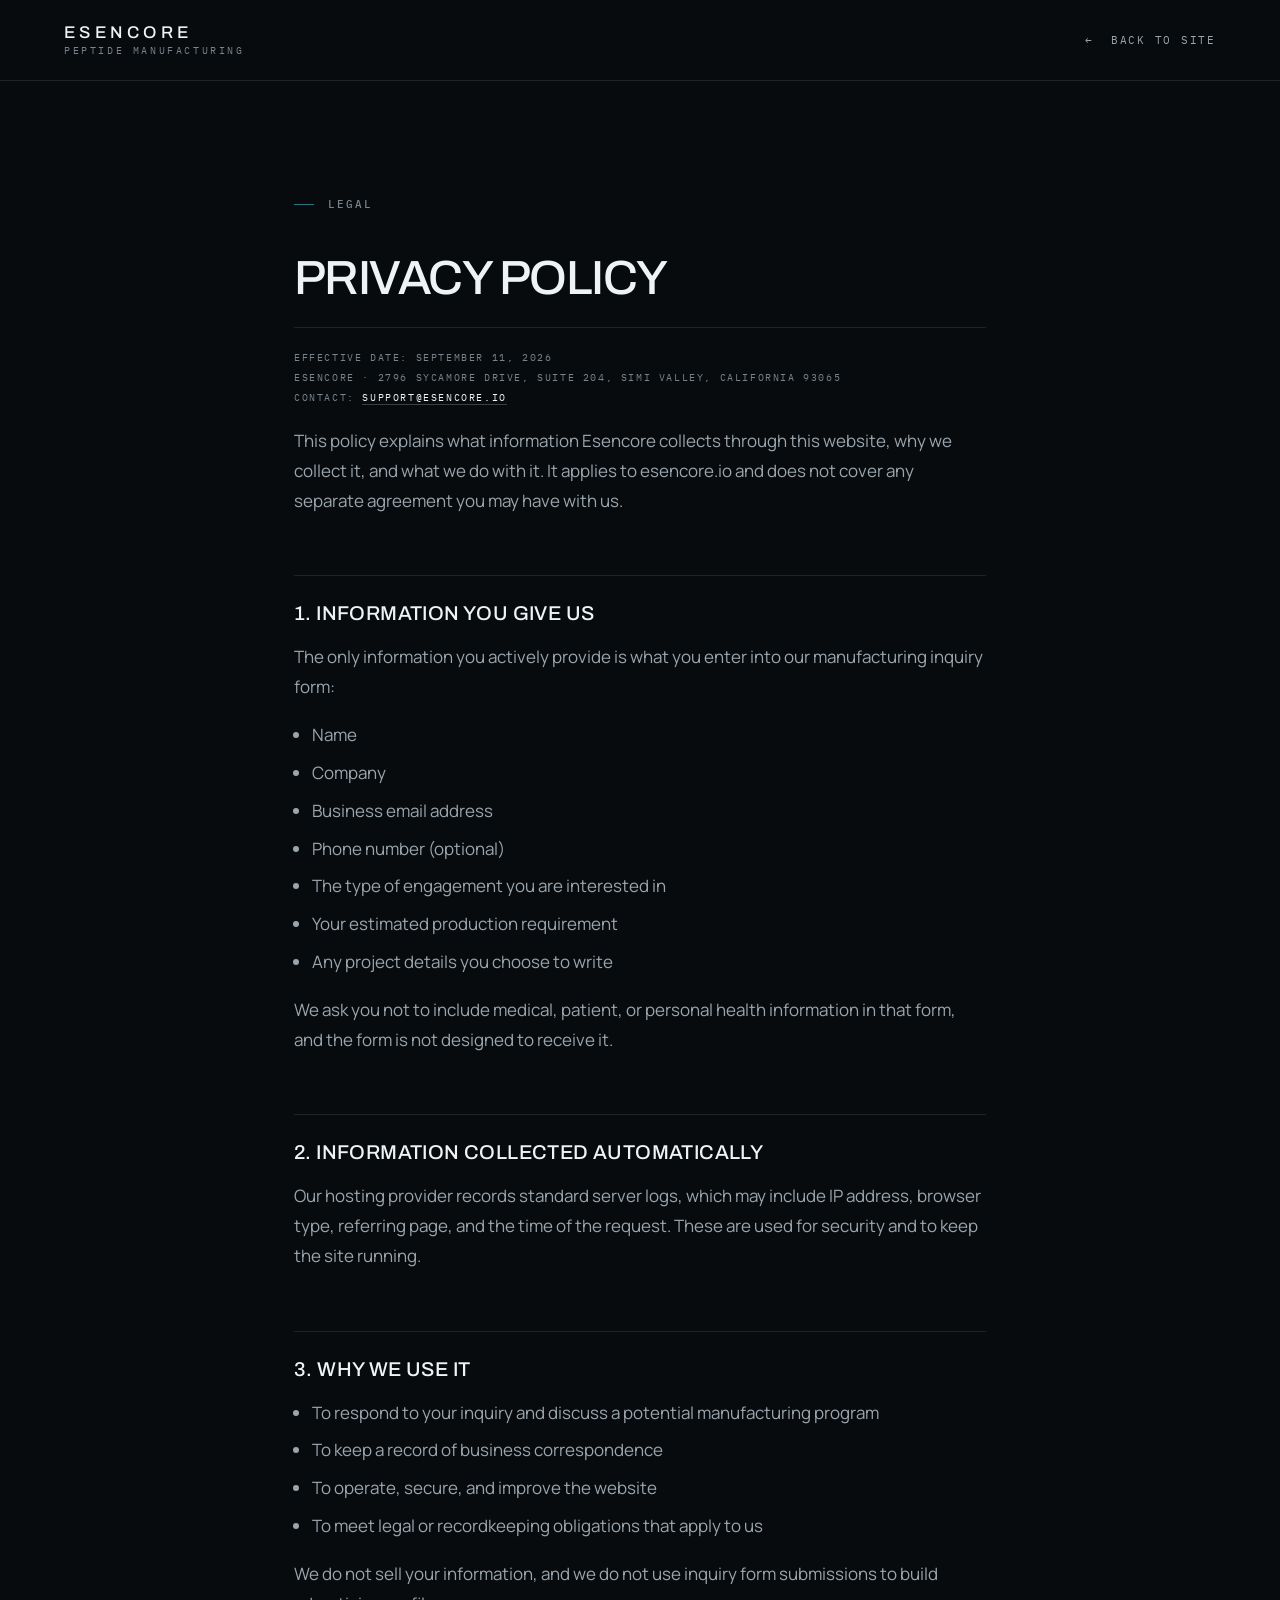
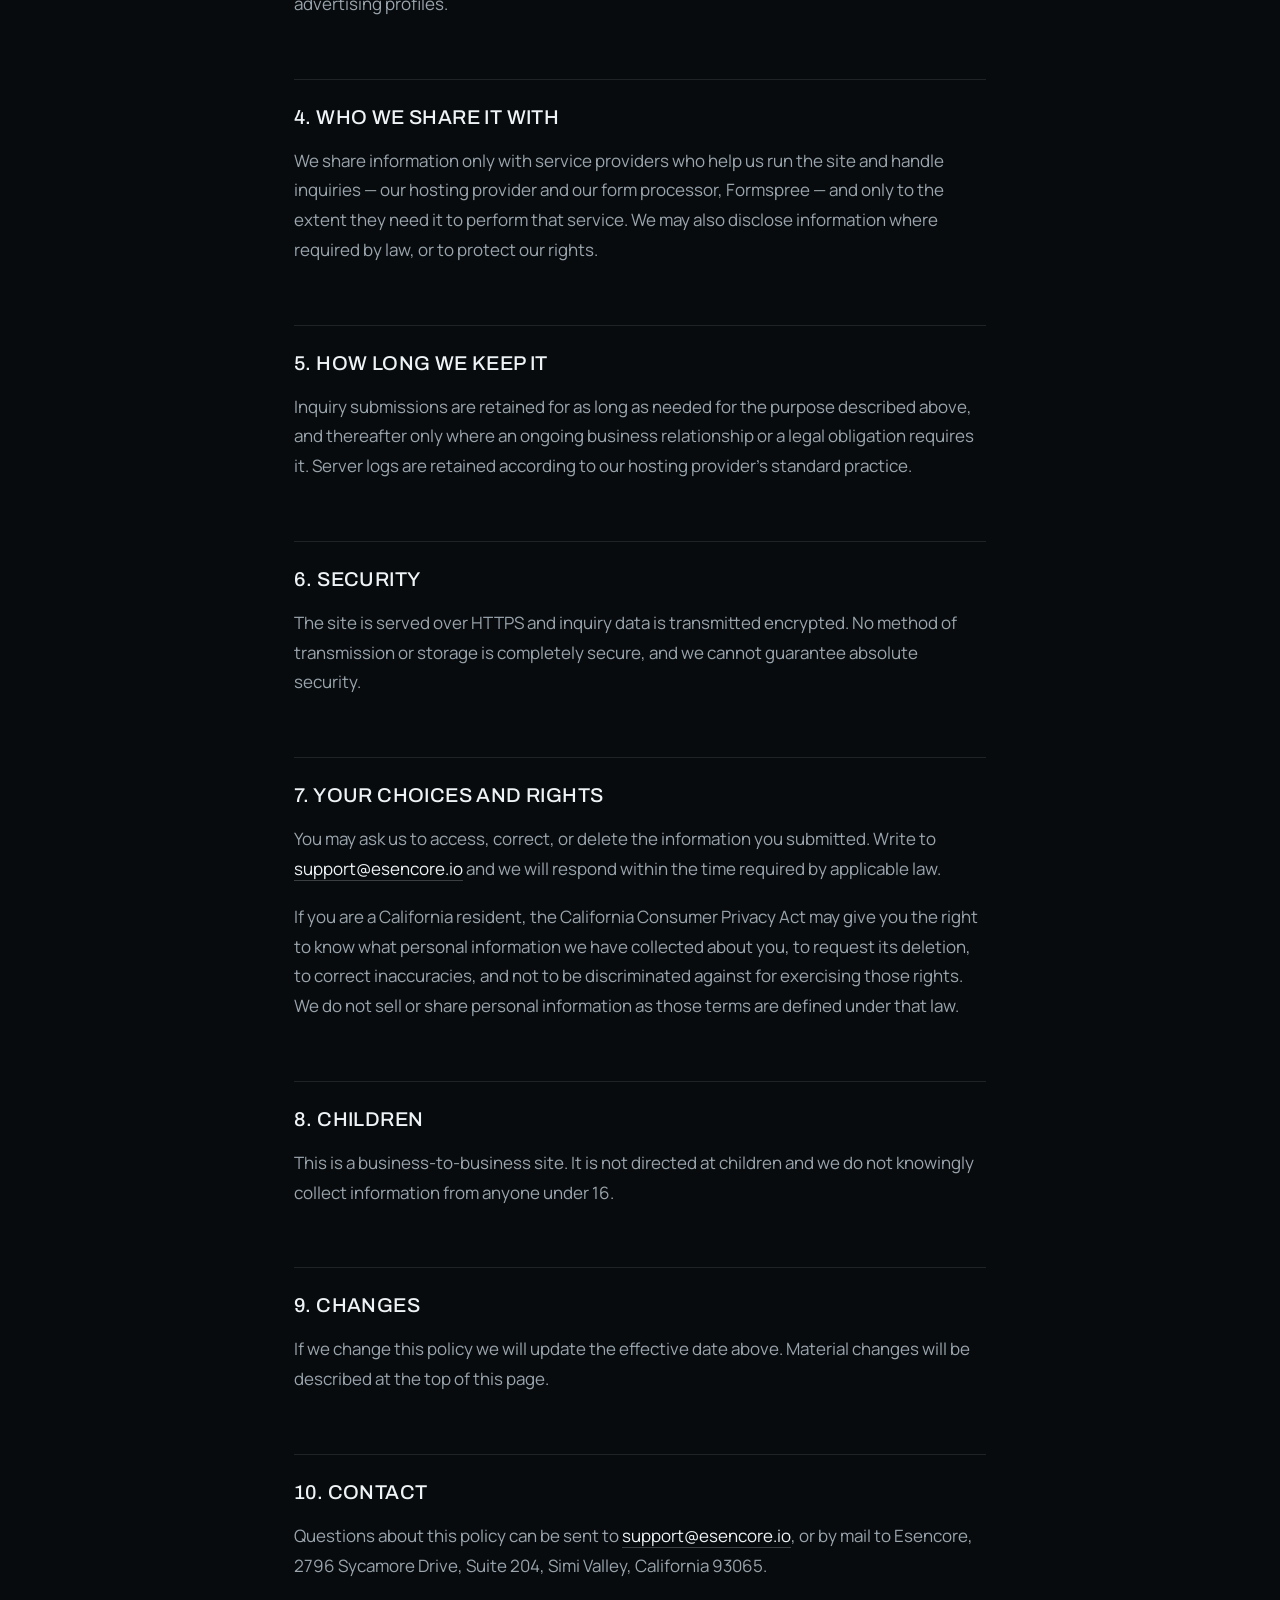
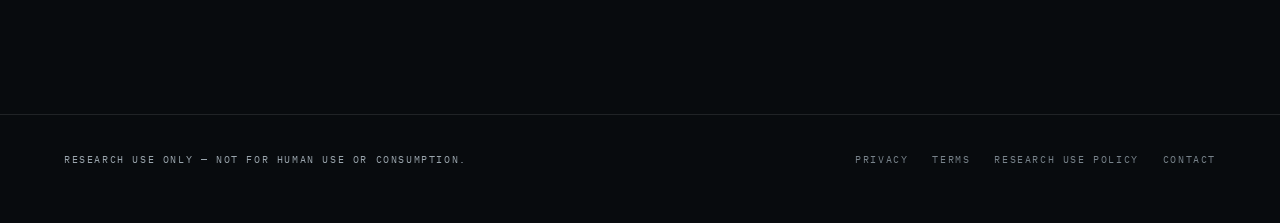
<file: privacy.html>
<!DOCTYPE html>
<html lang="en">
<head>
<meta charset="utf-8">
<meta name="viewport" content="width=device-width, initial-scale=1">
<title>Privacy Policy | Esencore</title>
<meta name="description" content="How Esencore collects, uses and protects information submitted through esencore.io.">
<meta name="theme-color" content="#06080A">
<link rel="canonical" href="https://esencore.io/privacy">
<link rel="icon" href="/favicon.svg" type="image/svg+xml">
<link rel="icon" href="/favicon-32.png" sizes="32x32" type="image/png">
<link rel="apple-touch-icon" href="/apple-touch-icon.png">
<link rel="preconnect" href="https://fonts.googleapis.com">
<link rel="preconnect" href="https://fonts.gstatic.com" crossorigin>
<link rel="stylesheet" href="https://fonts.googleapis.com/css2?family=Archivo:wght@400;500;600&family=Manrope:wght@400;500;600&family=IBM+Plex+Mono:wght@400;500&display=swap">
<link rel="stylesheet" href="/assets/legal.css">
</head>
<body>
<header class="top">
  <div class="wrap">
    <a class="brand" href="/"><b>Esencore</b><i>Peptide Manufacturing</i></a>
    <a class="back" href="/">&#8592;&nbsp; Back to site</a>
  </div>
</header>
<main>
  <div class="wrap">
    <p class="eyebrow">Legal</p>
    <h1>Privacy Policy</h1>
    <p class="meta">
      Effective date: September 11, 2026<br>
      Esencore &middot; 2796 Sycamore Drive, Suite 204, Simi Valley, California 93065<br>
      Contact: <a href="mailto:support@esencore.io">support@esencore.io</a>
    </p>

    <p>This policy explains what information Esencore collects through this website, why we collect it, and what we do with it. It applies to esencore.io and does not cover any separate agreement you may have with us.</p>

    <h2>1. Information you give us</h2>
    <p>The only information you actively provide is what you enter into our manufacturing inquiry form:</p>
    <ul>
      <li>Name</li>
      <li>Company</li>
      <li>Business email address</li>
      <li>Phone number (optional)</li>
      <li>The type of engagement you are interested in</li>
      <li>Your estimated production requirement</li>
      <li>Any project details you choose to write</li>
    </ul>
    <p>We ask you not to include medical, patient, or personal health information in that form, and the form is not designed to receive it.</p>

    <h2>2. Information collected automatically</h2>
    <p>Our hosting provider records standard server logs, which may include IP address, browser type, referring page, and the time of the request. These are used for security and to keep the site running.</p>

    <h2>3. Why we use it</h2>
    <ul>
      <li>To respond to your inquiry and discuss a potential manufacturing program</li>
      <li>To keep a record of business correspondence</li>
      <li>To operate, secure, and improve the website</li>
      <li>To meet legal or recordkeeping obligations that apply to us</li>
    </ul>
    <p>We do not sell your information, and we do not use inquiry form submissions to build advertising profiles.</p>

    <h2>4. Who we share it with</h2>
    <p>We share information only with service providers who help us run the site and handle inquiries &mdash; our hosting provider and our form processor, Formspree &mdash; and only to the extent they need it to perform that service. We may also disclose information where required by law, or to protect our rights.</p>

    <h2>5. How long we keep it</h2>
    <p>Inquiry submissions are retained for as long as needed for the purpose described above, and thereafter only where an ongoing business relationship or a legal obligation requires it. Server logs are retained according to our hosting provider's standard practice.</p>

    <h2>6. Security</h2>
    <p>The site is served over HTTPS and inquiry data is transmitted encrypted. No method of transmission or storage is completely secure, and we cannot guarantee absolute security.</p>

    <h2>7. Your choices and rights</h2>
    <p>You may ask us to access, correct, or delete the information you submitted. Write to <a href="mailto:support@esencore.io">support@esencore.io</a> and we will respond within the time required by applicable law.</p>
    <p>If you are a California resident, the California Consumer Privacy Act may give you the right to know what personal information we have collected about you, to request its deletion, to correct inaccuracies, and not to be discriminated against for exercising those rights. We do not sell or share personal information as those terms are defined under that law.</p>

    <h2>8. Children</h2>
    <p>This is a business-to-business site. It is not directed at children and we do not knowingly collect information from anyone under 16.</p>

    <h2>9. Changes</h2>
    <p>If we change this policy we will update the effective date above. Material changes will be described at the top of this page.</p>

    <h2>10. Contact</h2>
    <p>Questions about this policy can be sent to <a href="mailto:support@esencore.io">support@esencore.io</a>, or by mail to Esencore, 2796 Sycamore Drive, Suite 204, Simi Valley, California 93065.</p>

  </div>
</main>
<footer class="foot">
  <div class="wrap">
    <p>Research Use Only &mdash; Not For Human Use Or Consumption.</p>
    <nav>
      <a href="/privacy">Privacy</a>
      <a href="/terms">Terms</a>
      <a href="/research-use-policy">Research Use Policy</a>
      <a href="/#contact">Contact</a>
    </nav>
  </div>
</footer>
</body>
</html>
</file>
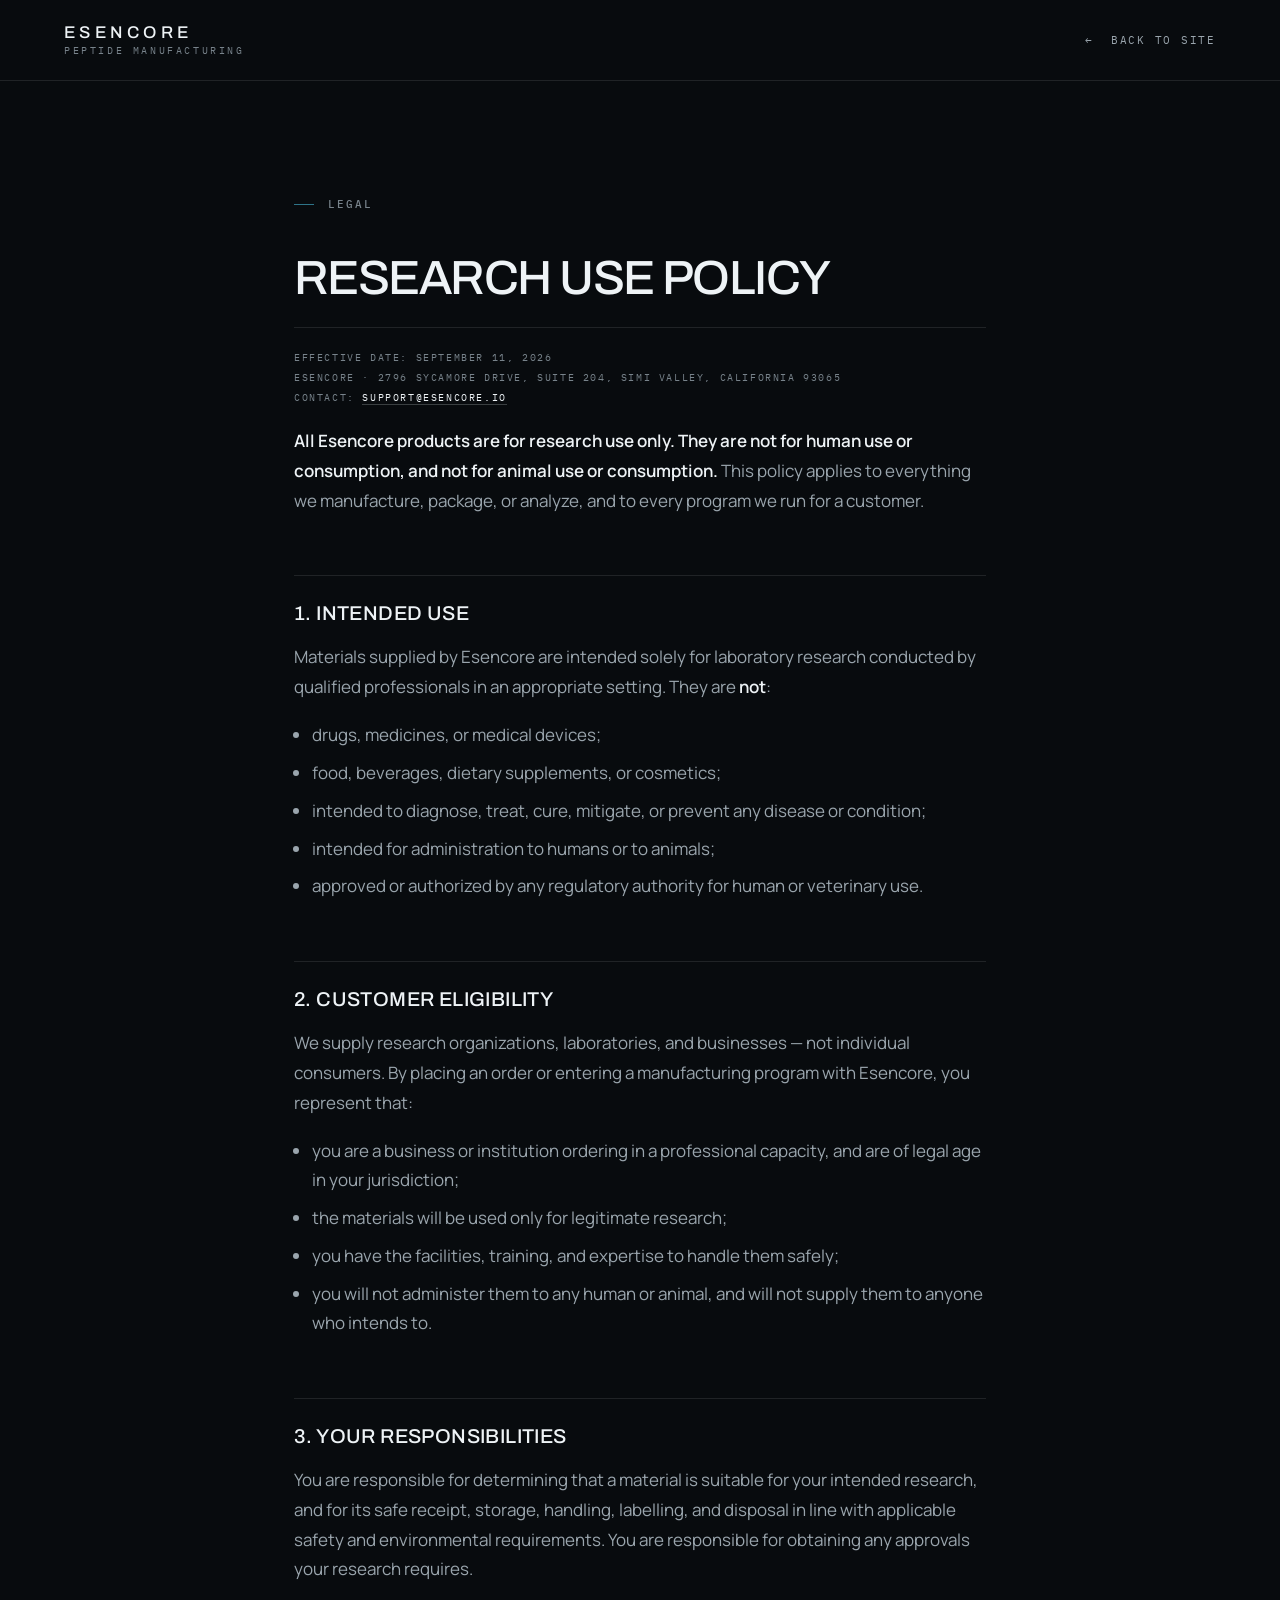
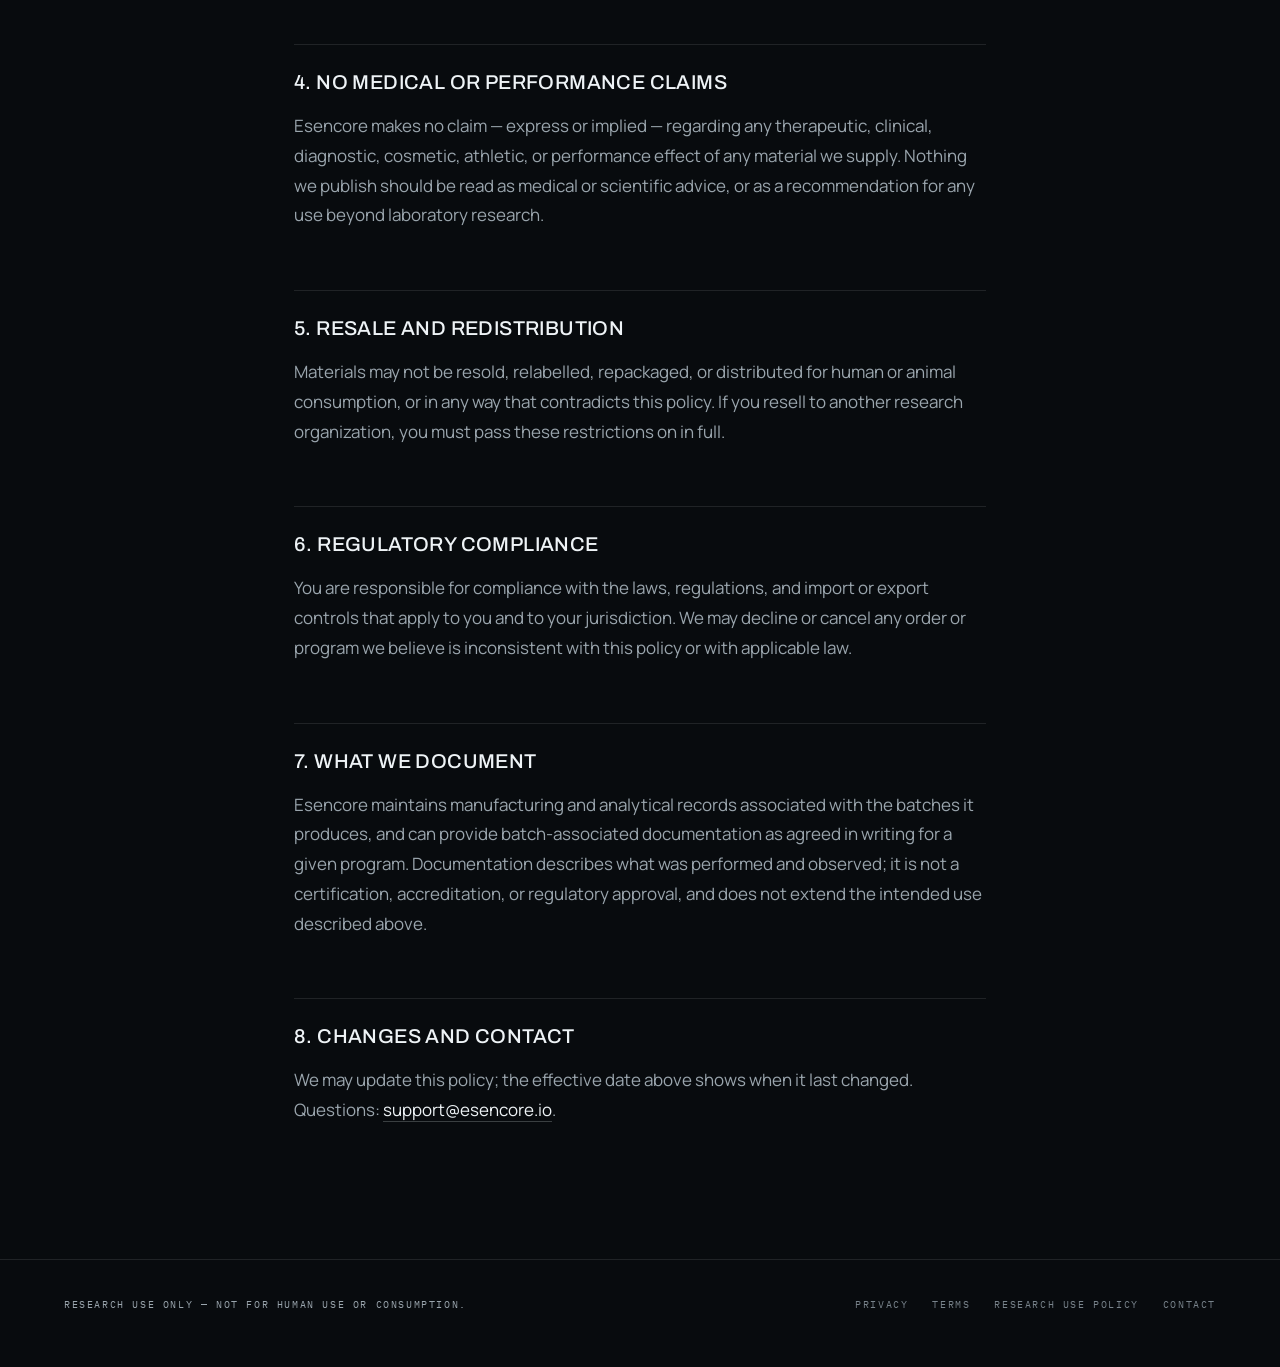
<file: research-use-policy.html>
<!DOCTYPE html>
<html lang="en">
<head>
<meta charset="utf-8">
<meta name="viewport" content="width=device-width, initial-scale=1">
<title>Research Use Policy | Esencore</title>
<meta name="description" content="Esencore materials are for research use only — not for human or animal use or consumption.">
<meta name="theme-color" content="#06080A">
<link rel="canonical" href="https://esencore.io/research-use-policy">
<link rel="icon" href="/favicon.svg" type="image/svg+xml">
<link rel="icon" href="/favicon-32.png" sizes="32x32" type="image/png">
<link rel="apple-touch-icon" href="/apple-touch-icon.png">
<link rel="preconnect" href="https://fonts.googleapis.com">
<link rel="preconnect" href="https://fonts.gstatic.com" crossorigin>
<link rel="stylesheet" href="https://fonts.googleapis.com/css2?family=Archivo:wght@400;500;600&family=Manrope:wght@400;500;600&family=IBM+Plex+Mono:wght@400;500&display=swap">
<link rel="stylesheet" href="/assets/legal.css">
</head>
<body>
<header class="top">
  <div class="wrap">
    <a class="brand" href="/"><b>Esencore</b><i>Peptide Manufacturing</i></a>
    <a class="back" href="/">&#8592;&nbsp; Back to site</a>
  </div>
</header>
<main>
  <div class="wrap">
    <p class="eyebrow">Legal</p>
    <h1>Research Use Policy</h1>
    <p class="meta">
      Effective date: September 11, 2026<br>
      Esencore &middot; 2796 Sycamore Drive, Suite 204, Simi Valley, California 93065<br>
      Contact: <a href="mailto:support@esencore.io">support@esencore.io</a>
    </p>

    <p><strong>All Esencore products are for research use only. They are not for human use or consumption, and not for animal use or consumption.</strong> This policy applies to everything we manufacture, package, or analyze, and to every program we run for a customer.</p>

    <h2>1. Intended use</h2>
    <p>Materials supplied by Esencore are intended solely for laboratory research conducted by qualified professionals in an appropriate setting. They are <strong>not</strong>:</p>
    <ul>
      <li>drugs, medicines, or medical devices;</li>
      <li>food, beverages, dietary supplements, or cosmetics;</li>
      <li>intended to diagnose, treat, cure, mitigate, or prevent any disease or condition;</li>
      <li>intended for administration to humans or to animals;</li>
      <li>approved or authorized by any regulatory authority for human or veterinary use.</li>
    </ul>

    <h2>2. Customer eligibility</h2>
    <p>We supply research organizations, laboratories, and businesses &mdash; not individual consumers. By placing an order or entering a manufacturing program with Esencore, you represent that:</p>
    <ul>
      <li>you are a business or institution ordering in a professional capacity, and are of legal age in your jurisdiction;</li>
      <li>the materials will be used only for legitimate research;</li>
      <li>you have the facilities, training, and expertise to handle them safely;</li>
      <li>you will not administer them to any human or animal, and will not supply them to anyone who intends to.</li>
    </ul>

    <h2>3. Your responsibilities</h2>
    <p>You are responsible for determining that a material is suitable for your intended research, and for its safe receipt, storage, handling, labelling, and disposal in line with applicable safety and environmental requirements. You are responsible for obtaining any approvals your research requires.</p>

    <h2>4. No medical or performance claims</h2>
    <p>Esencore makes no claim &mdash; express or implied &mdash; regarding any therapeutic, clinical, diagnostic, cosmetic, athletic, or performance effect of any material we supply. Nothing we publish should be read as medical or scientific advice, or as a recommendation for any use beyond laboratory research.</p>

    <h2>5. Resale and redistribution</h2>
    <p>Materials may not be resold, relabelled, repackaged, or distributed for human or animal consumption, or in any way that contradicts this policy. If you resell to another research organization, you must pass these restrictions on in full.</p>

    <h2>6. Regulatory compliance</h2>
    <p>You are responsible for compliance with the laws, regulations, and import or export controls that apply to you and to your jurisdiction. We may decline or cancel any order or program we believe is inconsistent with this policy or with applicable law.</p>

    <h2>7. What we document</h2>
    <p>Esencore maintains manufacturing and analytical records associated with the batches it produces, and can provide batch-associated documentation as agreed in writing for a given program. Documentation describes what was performed and observed; it is not a certification, accreditation, or regulatory approval, and does not extend the intended use described above.</p>

    <h2>8. Changes and contact</h2>
    <p>We may update this policy; the effective date above shows when it last changed. Questions: <a href="mailto:support@esencore.io">support@esencore.io</a>.</p>

  </div>
</main>
<footer class="foot">
  <div class="wrap">
    <p>Research Use Only &mdash; Not For Human Use Or Consumption.</p>
    <nav>
      <a href="/privacy">Privacy</a>
      <a href="/terms">Terms</a>
      <a href="/research-use-policy">Research Use Policy</a>
      <a href="/#contact">Contact</a>
    </nav>
  </div>
</footer>
</body>
</html>
</file>
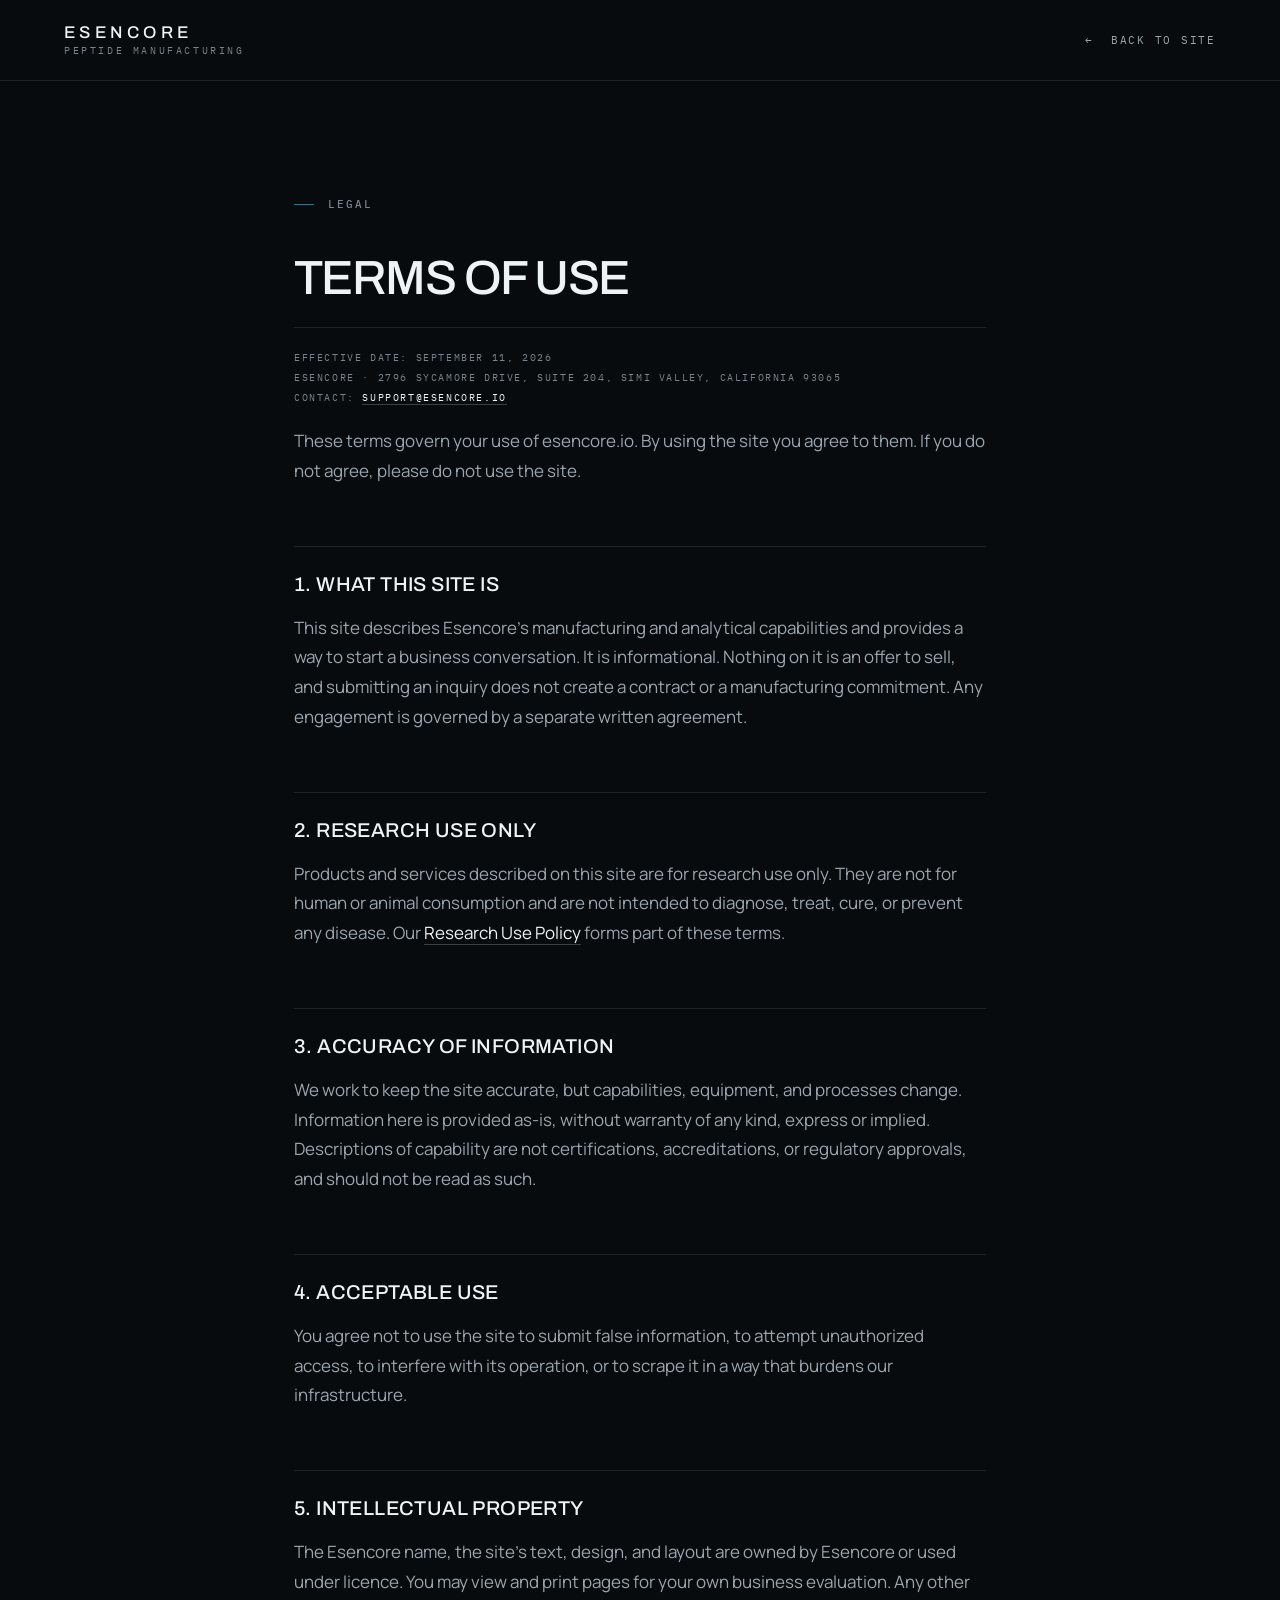
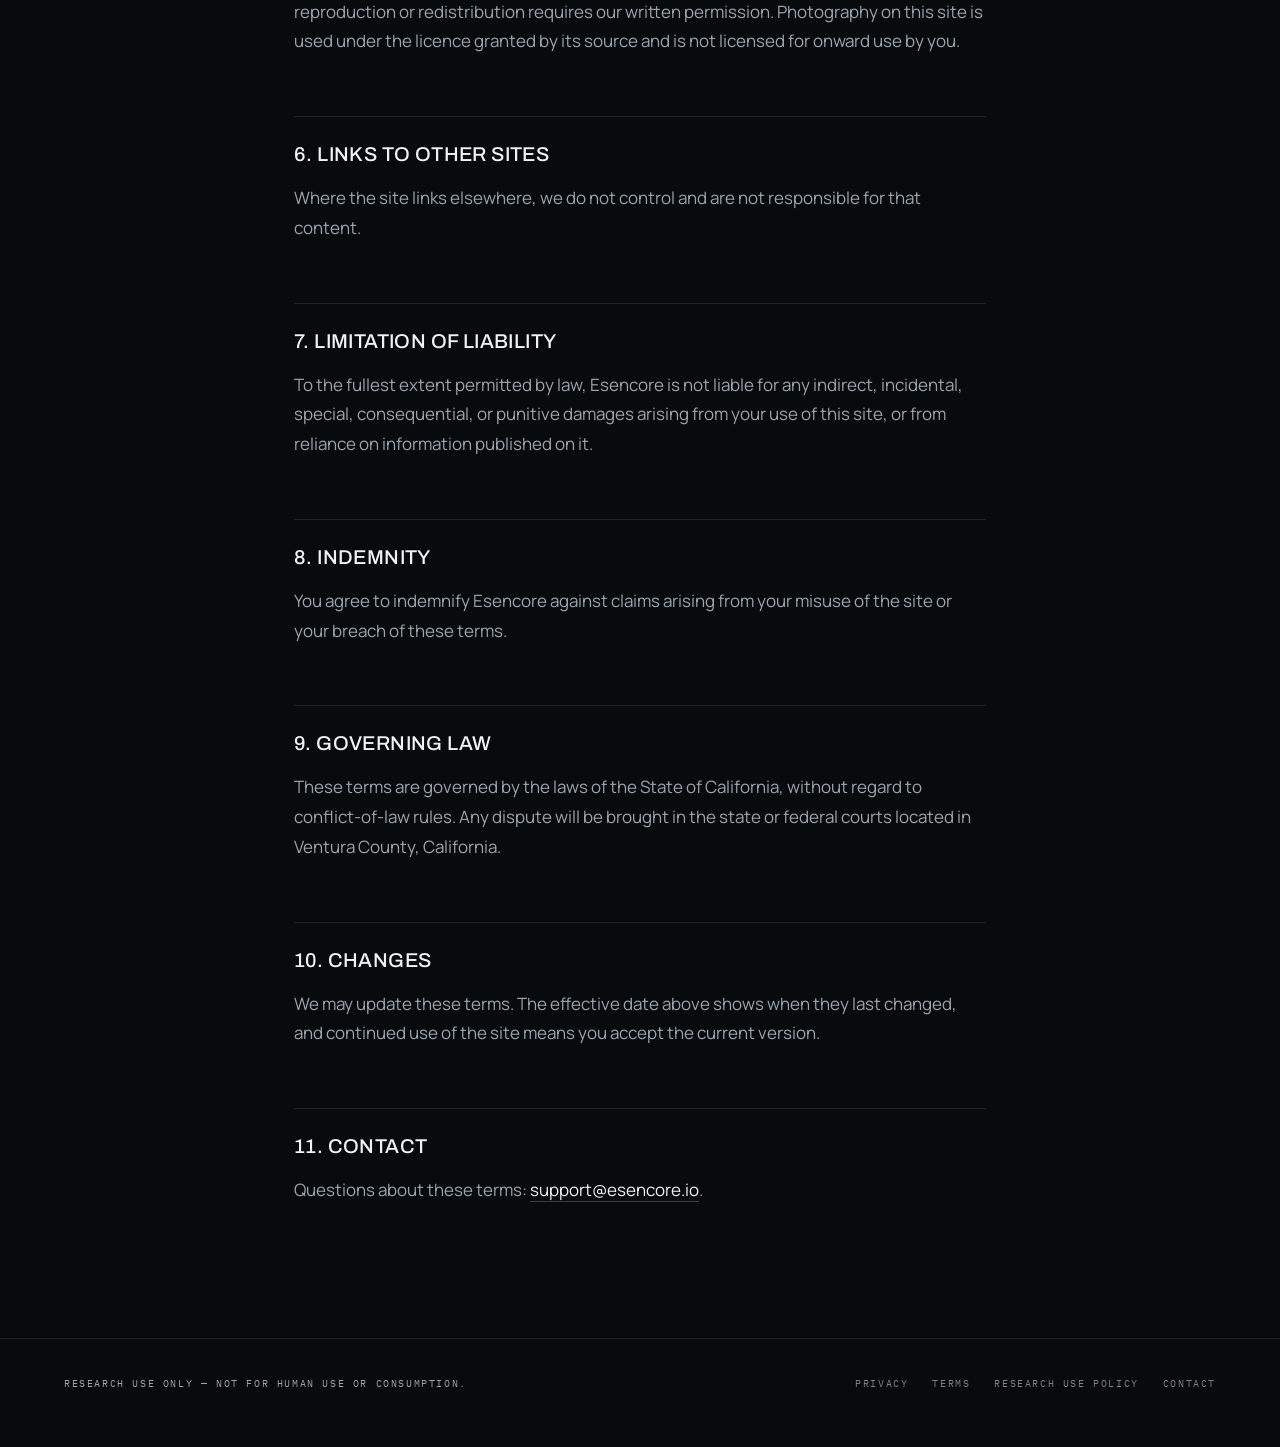
<file: terms.html>
<!DOCTYPE html>
<html lang="en">
<head>
<meta charset="utf-8">
<meta name="viewport" content="width=device-width, initial-scale=1">
<title>Terms of Use | Esencore</title>
<meta name="description" content="The terms governing use of the Esencore website.">
<meta name="theme-color" content="#06080A">
<link rel="canonical" href="https://esencore.io/terms">
<link rel="icon" href="/favicon.svg" type="image/svg+xml">
<link rel="icon" href="/favicon-32.png" sizes="32x32" type="image/png">
<link rel="apple-touch-icon" href="/apple-touch-icon.png">
<link rel="preconnect" href="https://fonts.googleapis.com">
<link rel="preconnect" href="https://fonts.gstatic.com" crossorigin>
<link rel="stylesheet" href="https://fonts.googleapis.com/css2?family=Archivo:wght@400;500;600&family=Manrope:wght@400;500;600&family=IBM+Plex+Mono:wght@400;500&display=swap">
<link rel="stylesheet" href="/assets/legal.css">
</head>
<body>
<header class="top">
  <div class="wrap">
    <a class="brand" href="/"><b>Esencore</b><i>Peptide Manufacturing</i></a>
    <a class="back" href="/">&#8592;&nbsp; Back to site</a>
  </div>
</header>
<main>
  <div class="wrap">
    <p class="eyebrow">Legal</p>
    <h1>Terms of Use</h1>
    <p class="meta">
      Effective date: September 11, 2026<br>
      Esencore &middot; 2796 Sycamore Drive, Suite 204, Simi Valley, California 93065<br>
      Contact: <a href="mailto:support@esencore.io">support@esencore.io</a>
    </p>

    <p>These terms govern your use of esencore.io. By using the site you agree to them. If you do not agree, please do not use the site.</p>

    <h2>1. What this site is</h2>
    <p>This site describes Esencore's manufacturing and analytical capabilities and provides a way to start a business conversation. It is informational. Nothing on it is an offer to sell, and submitting an inquiry does not create a contract or a manufacturing commitment. Any engagement is governed by a separate written agreement.</p>

    <h2>2. Research use only</h2>
    <p>Products and services described on this site are for research use only. They are not for human or animal consumption and are not intended to diagnose, treat, cure, or prevent any disease. Our <a href="/research-use-policy">Research Use Policy</a> forms part of these terms.</p>

    <h2>3. Accuracy of information</h2>
    <p>We work to keep the site accurate, but capabilities, equipment, and processes change. Information here is provided as-is, without warranty of any kind, express or implied. Descriptions of capability are not certifications, accreditations, or regulatory approvals, and should not be read as such.</p>

    <h2>4. Acceptable use</h2>
    <p>You agree not to use the site to submit false information, to attempt unauthorized access, to interfere with its operation, or to scrape it in a way that burdens our infrastructure.</p>

    <h2>5. Intellectual property</h2>
    <p>The Esencore name, the site's text, design, and layout are owned by Esencore or used under licence. You may view and print pages for your own business evaluation. Any other reproduction or redistribution requires our written permission. Photography on this site is used under the licence granted by its source and is not licensed for onward use by you.</p>

    <h2>6. Links to other sites</h2>
    <p>Where the site links elsewhere, we do not control and are not responsible for that content.</p>

    <h2>7. Limitation of liability</h2>
    <p>To the fullest extent permitted by law, Esencore is not liable for any indirect, incidental, special, consequential, or punitive damages arising from your use of this site, or from reliance on information published on it.</p>

    <h2>8. Indemnity</h2>
    <p>You agree to indemnify Esencore against claims arising from your misuse of the site or your breach of these terms.</p>

    <h2>9. Governing law</h2>
    <p>These terms are governed by the laws of the State of California, without regard to conflict-of-law rules. Any dispute will be brought in the state or federal courts located in Ventura County, California.</p>

    <h2>10. Changes</h2>
    <p>We may update these terms. The effective date above shows when they last changed, and continued use of the site means you accept the current version.</p>

    <h2>11. Contact</h2>
    <p>Questions about these terms: <a href="mailto:support@esencore.io">support@esencore.io</a>.</p>

  </div>
</main>
<footer class="foot">
  <div class="wrap">
    <p>Research Use Only &mdash; Not For Human Use Or Consumption.</p>
    <nav>
      <a href="/privacy">Privacy</a>
      <a href="/terms">Terms</a>
      <a href="/research-use-policy">Research Use Policy</a>
      <a href="/#contact">Contact</a>
    </nav>
  </div>
</footer>
</body>
</html>
</file>
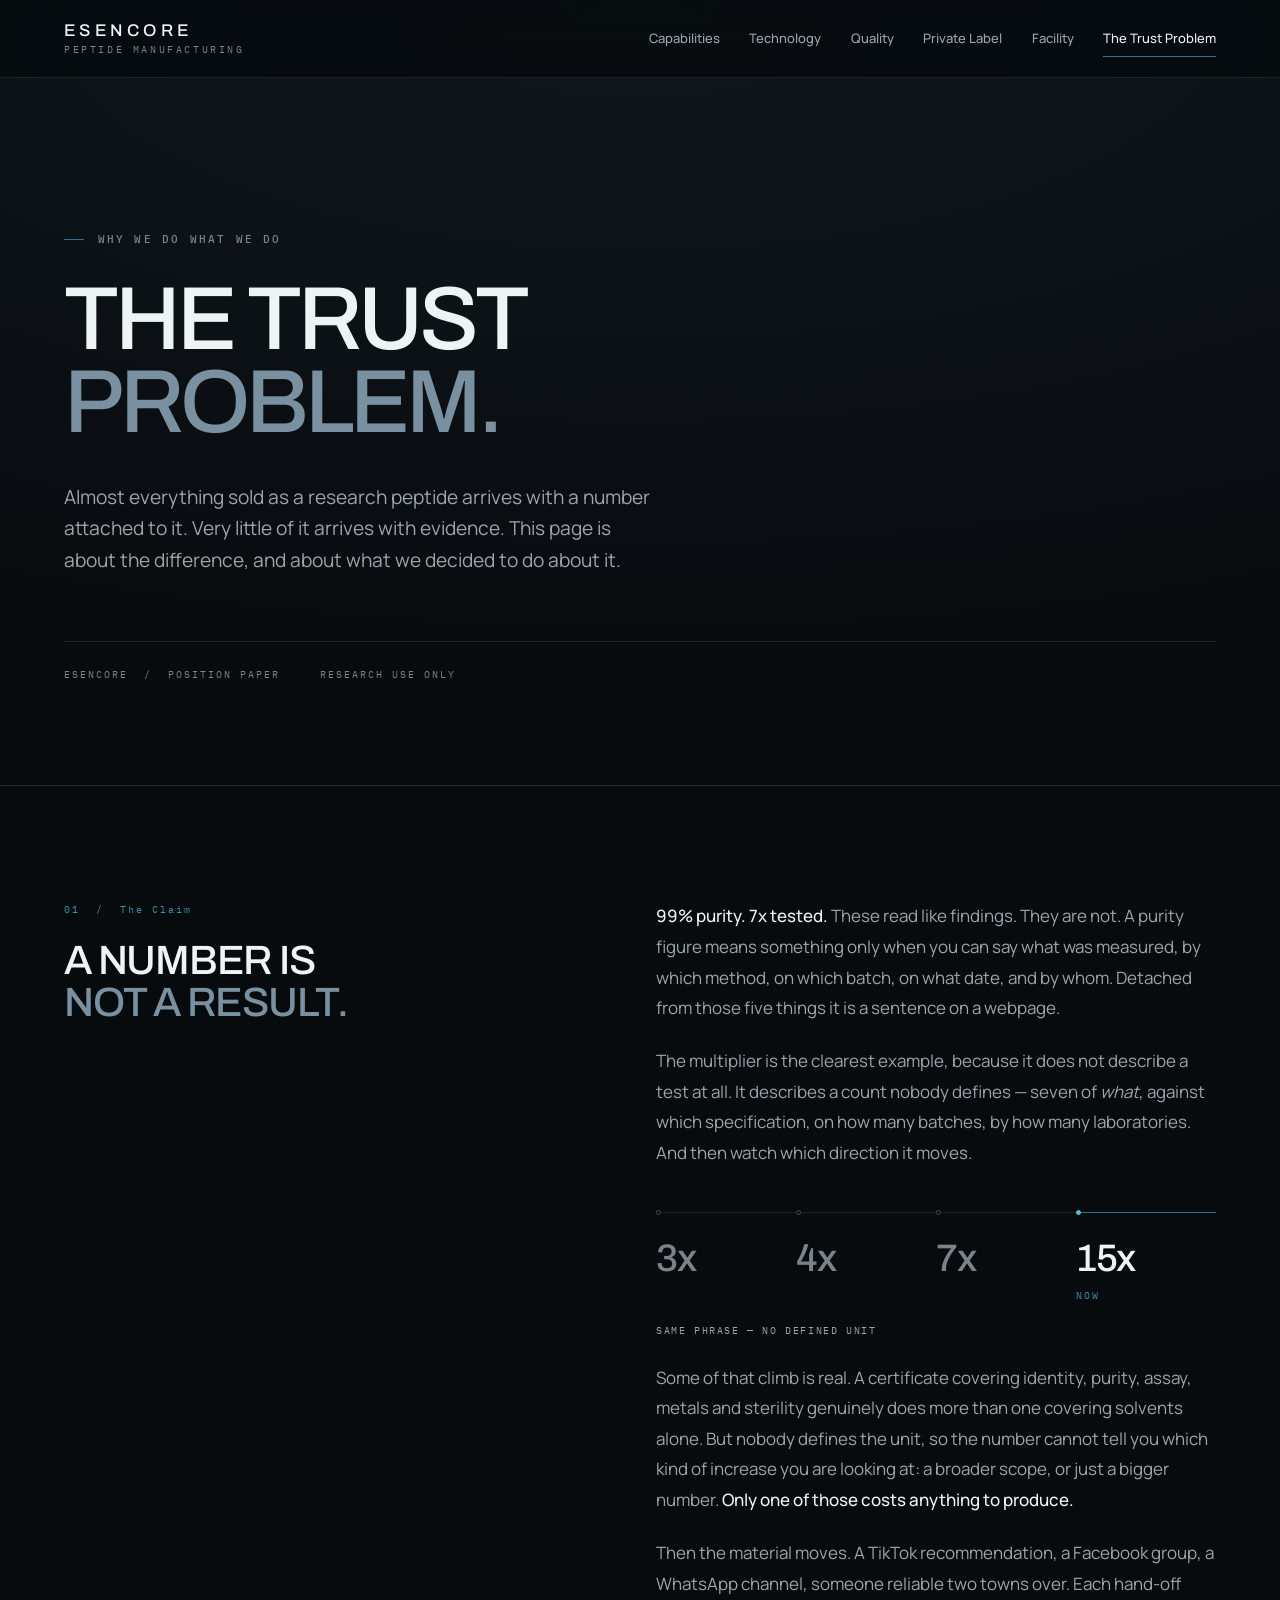
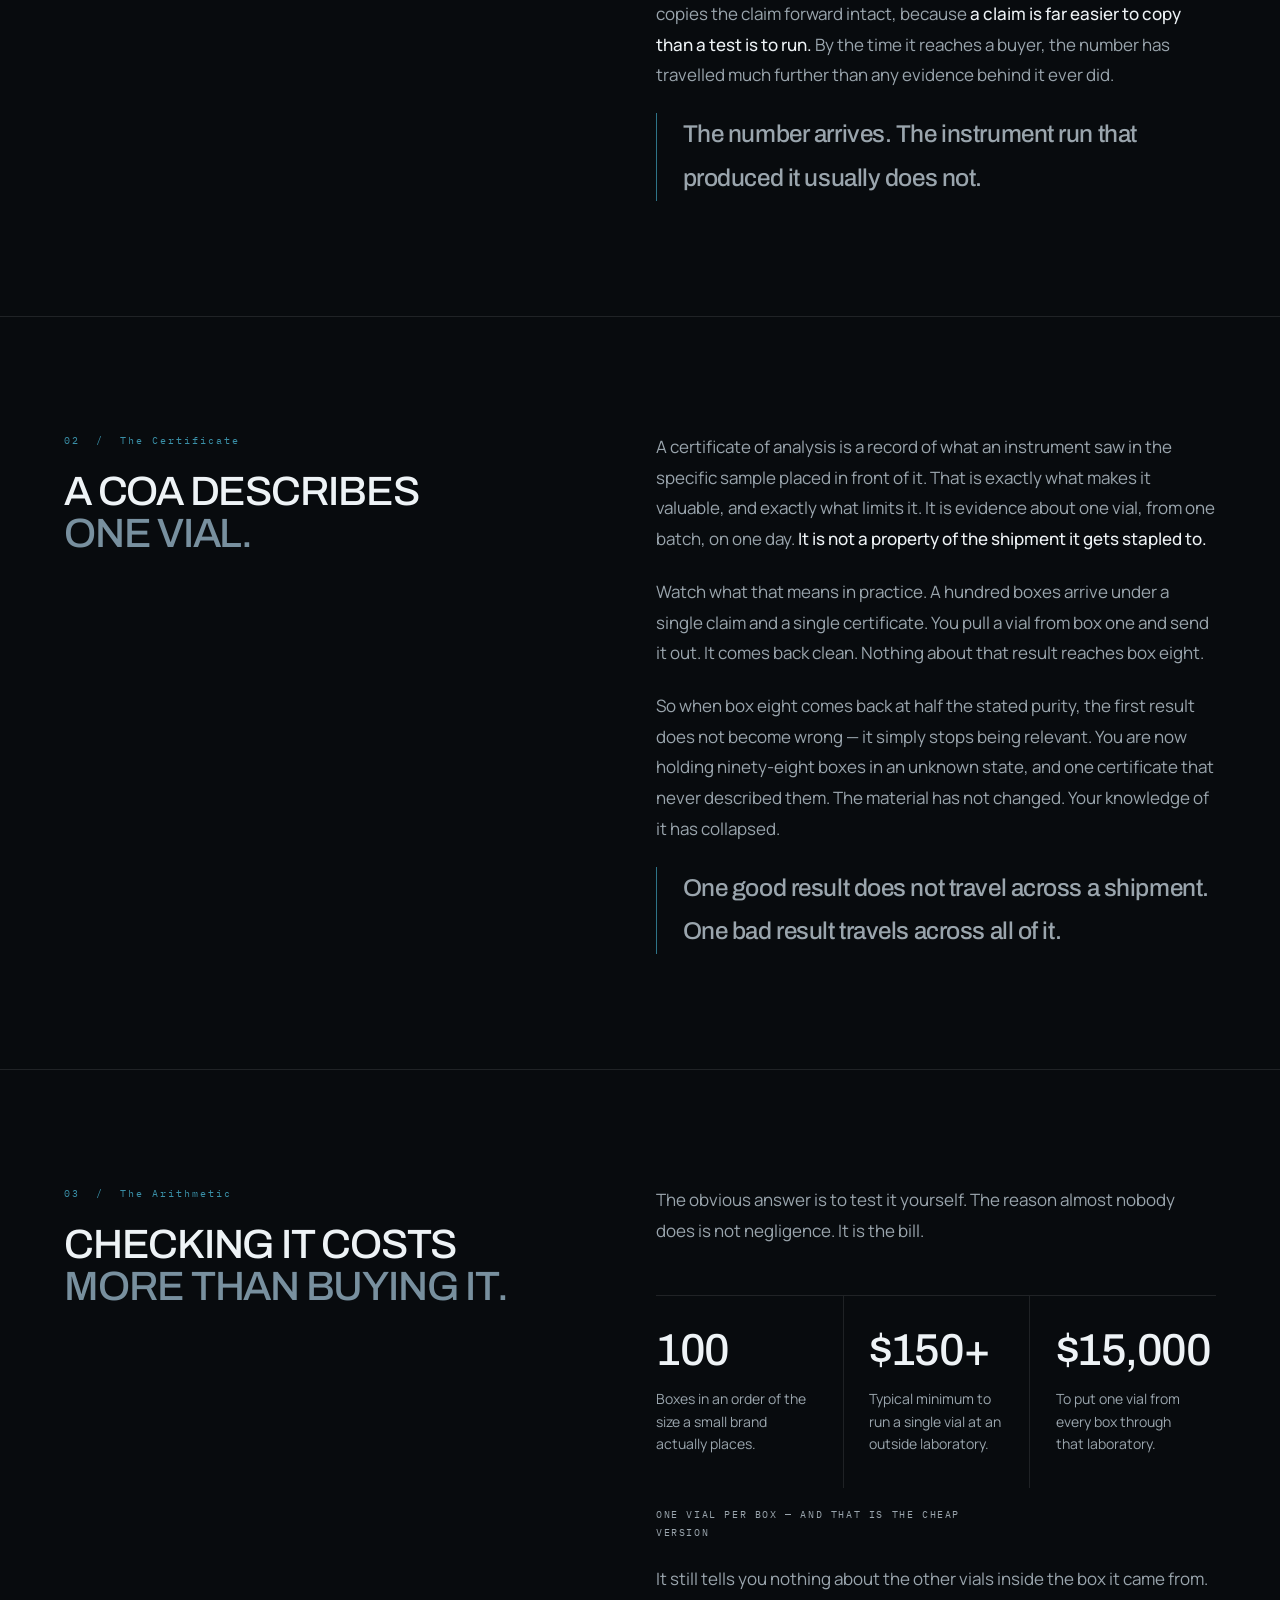
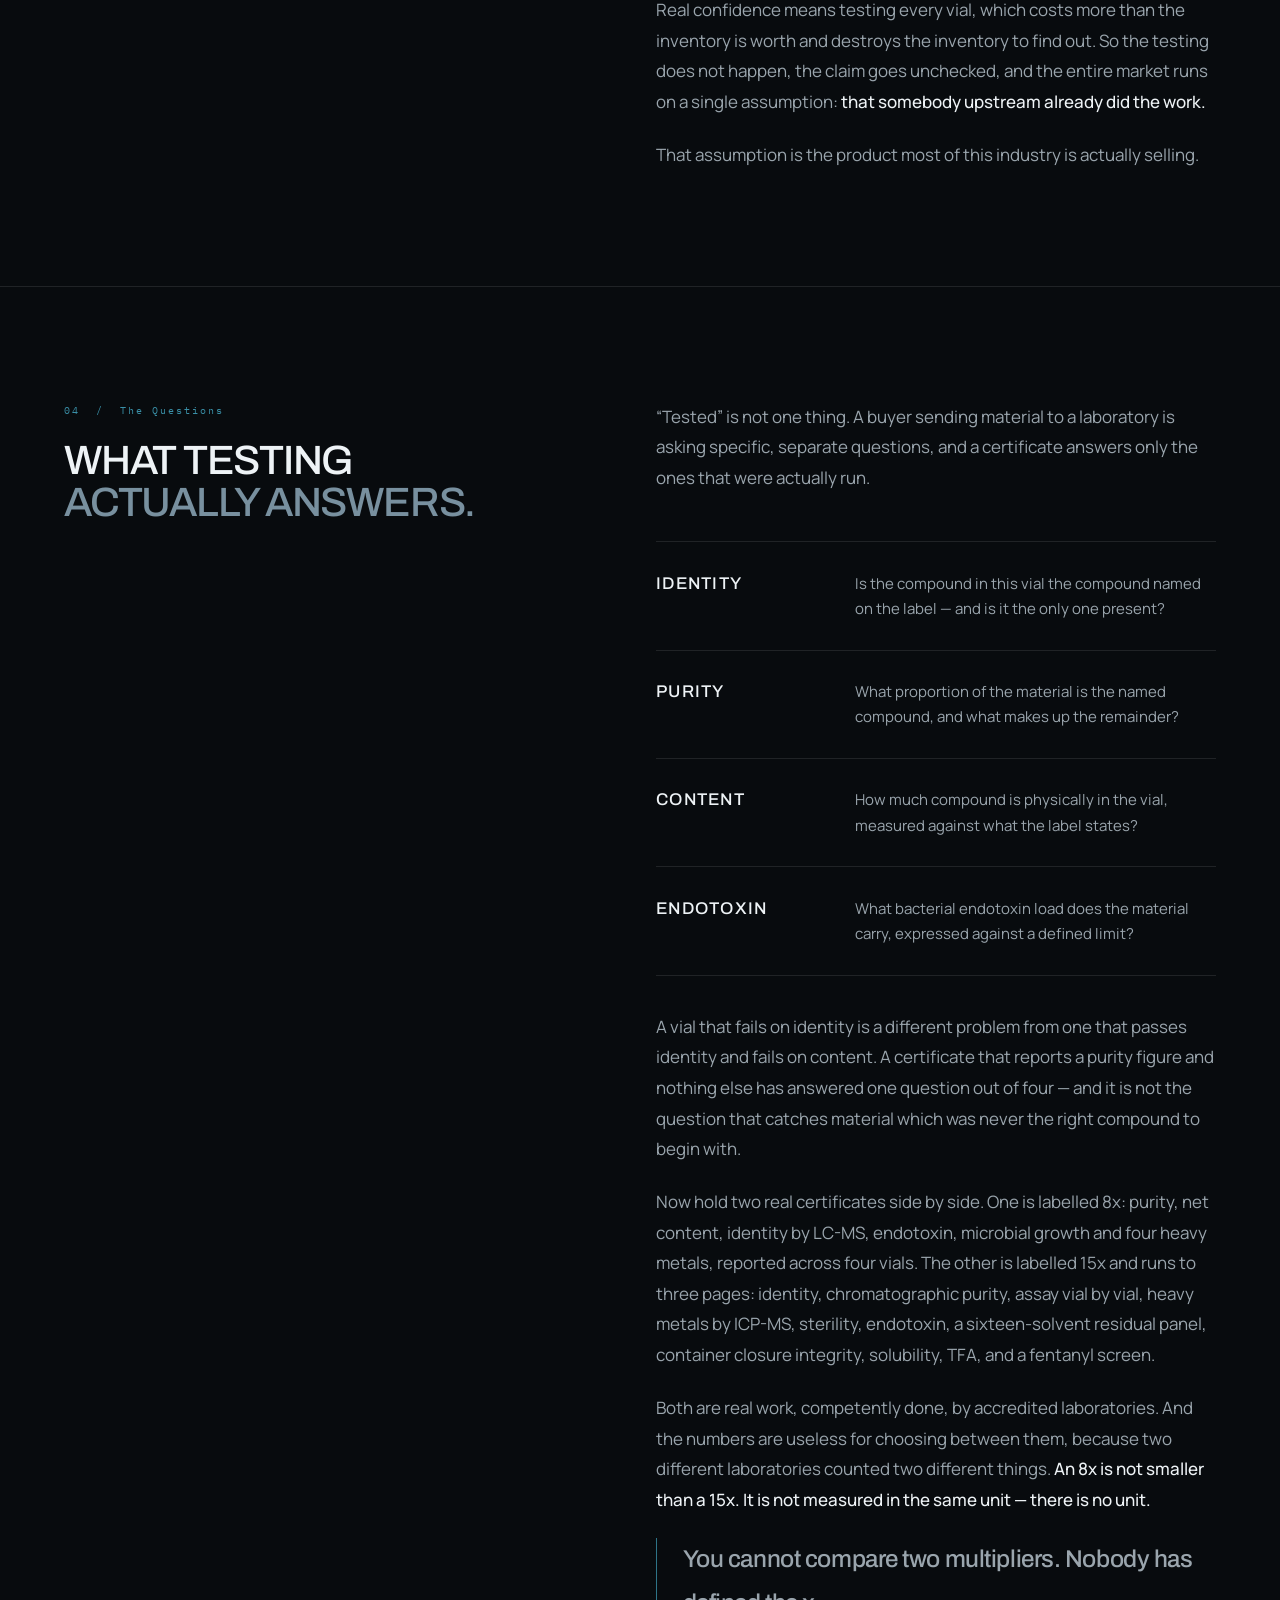
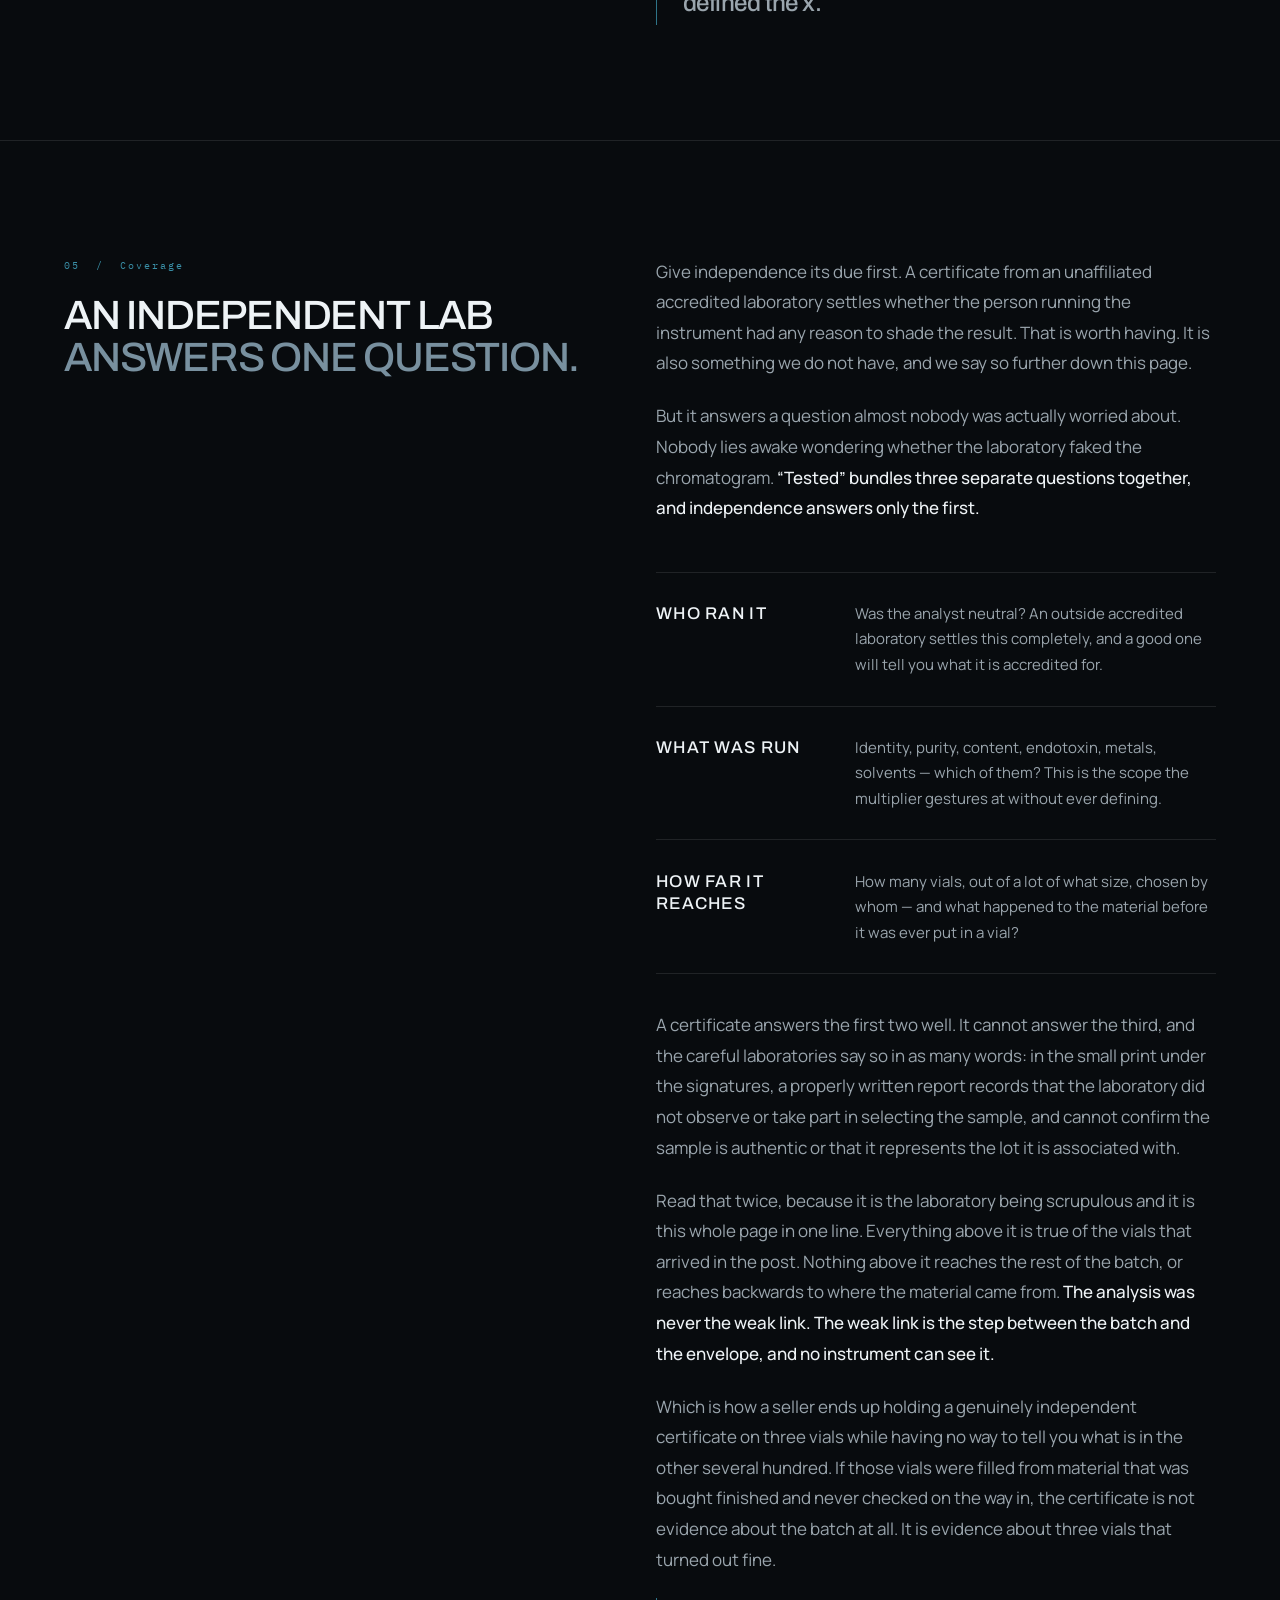
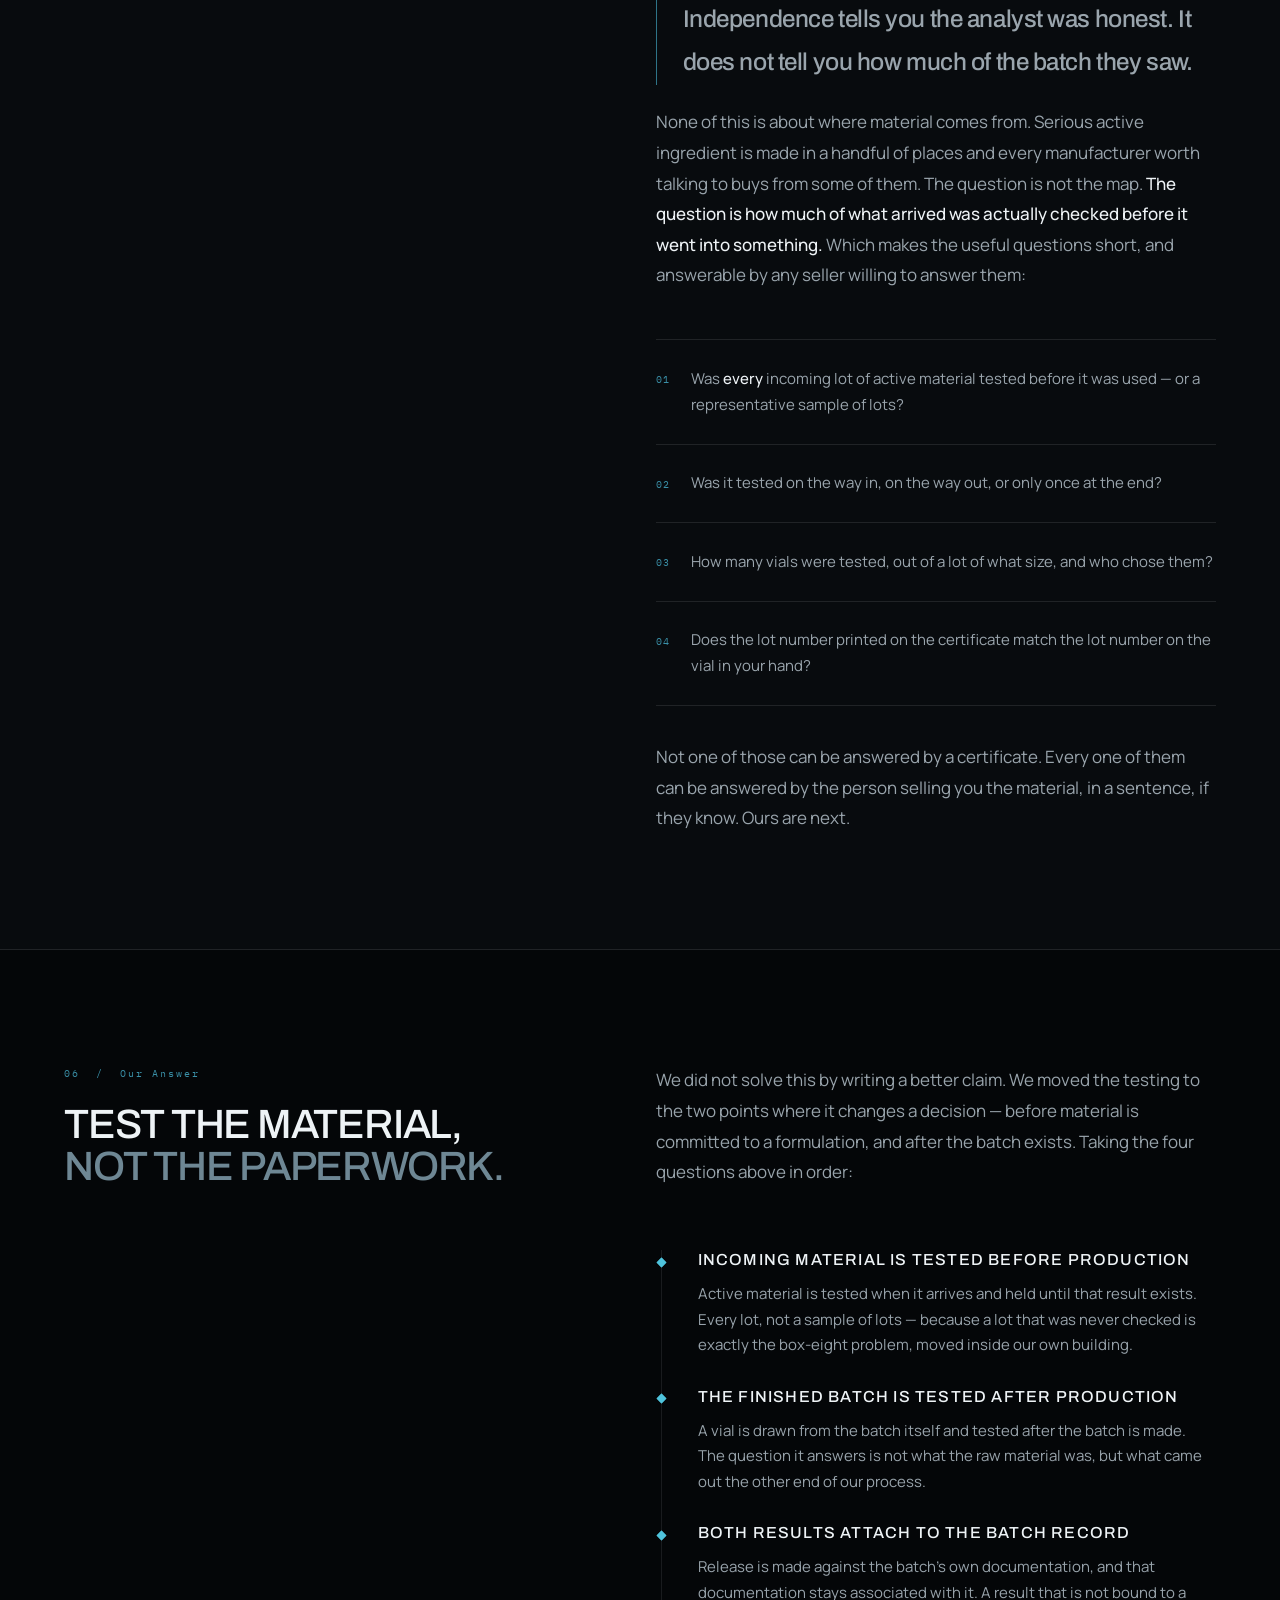
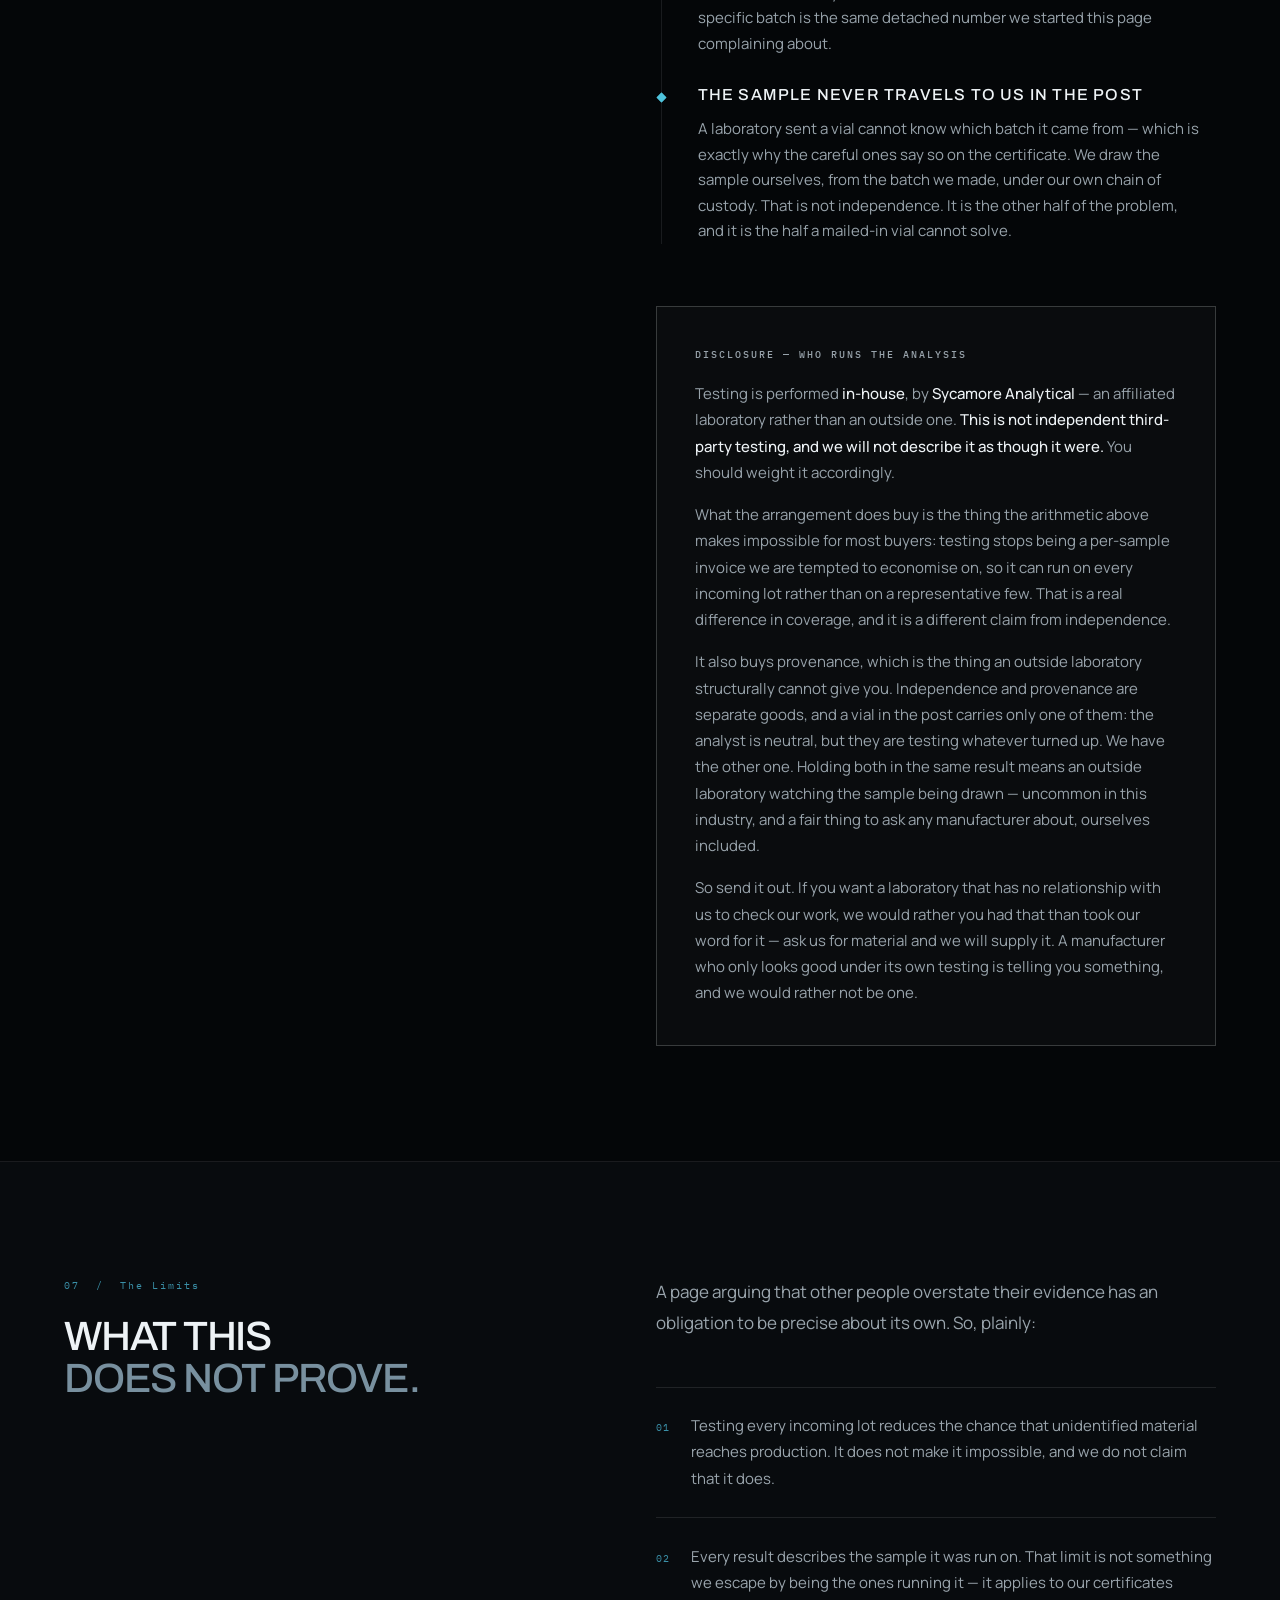
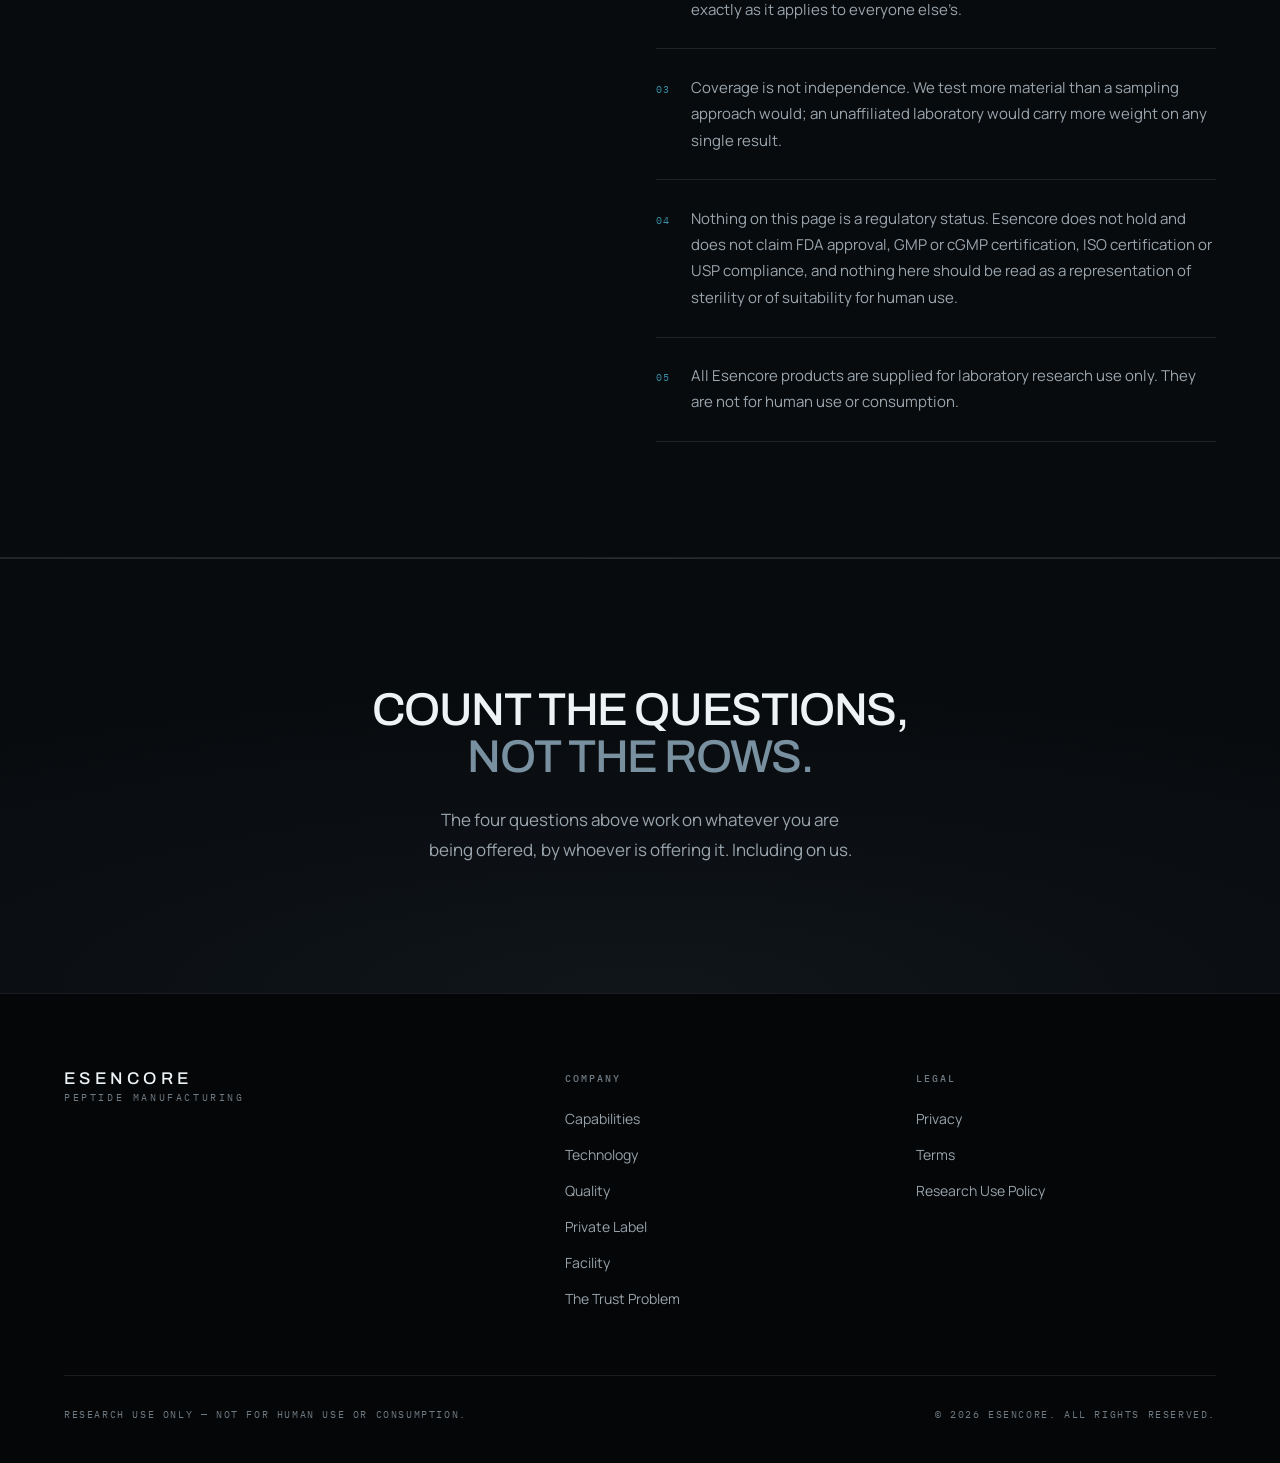
<file: trust.html>
<!DOCTYPE html>
<html lang="en">
<head>
<meta charset="utf-8">
<meta name="viewport" content="width=device-width, initial-scale=1">
<title>The Trust Problem | Esencore</title>
<meta name="description" content="Why a purity claim is not evidence, what a certificate of analysis actually covers, and what Esencore tests before and after production.">
<meta name="theme-color" content="#080B0E">
<link rel="canonical" href="https://esencore.io/trust">
<link rel="icon" href="/favicon.svg" type="image/svg+xml">
<link rel="icon" href="/favicon-32.png" sizes="32x32" type="image/png">
<link rel="icon" href="/favicon-16.png" sizes="16x16" type="image/png">
<link rel="apple-touch-icon" href="/apple-touch-icon.png">
<meta property="og:type" content="article">
<meta property="og:title" content="The Trust Problem | Esencore">
<meta property="og:description" content="Why a purity claim is not evidence, what a certificate of analysis actually covers, and what Esencore tests before and after production.">
<meta property="og:url" content="https://esencore.io/trust">
<meta property="og:image" content="https://esencore.io/og.png">
<link rel="preconnect" href="https://fonts.googleapis.com">
<link rel="preconnect" href="https://fonts.gstatic.com" crossorigin>
<link rel="stylesheet" href="https://fonts.googleapis.com/css2?family=Archivo:wght@400;500;600&family=Manrope:wght@400;500;600&family=IBM+Plex+Mono:wght@400;500&display=swap">
<link rel="stylesheet" href="/assets/core.css">
<style>
/* =================================================================
   THE TRUST PROBLEM
   An argument page. No photography competes with it — the reading
   column carries the whole thing, and the only ornament is the
   hairline that separates one move in the argument from the next.
   ================================================================= */

/* ---------- Opening ---------- */
.t-hero{
  padding-block: calc(var(--nav-h) + clamp(5rem,11vw,10rem)) clamp(4rem,8vw,7rem);
  background:radial-gradient(120% 82% at 50% 0%,
    #12171C 0%, #0E1318 42%, #0A0E12 76%, #080B0E 100%);
  border-bottom:1px solid var(--line);
}
.t-hero h1{
  font-size:clamp(2.5rem,7vw,6.5rem); line-height:.92; letter-spacing:-.044em;
  text-transform:uppercase; font-weight:500; margin-top:1.9rem;
}
.t-hero h1 span{ display:block; }
.t-hero h1 .mute{ color:var(--mute-head); }
.t-lede{
  margin-top:clamp(1.75rem,3vw,2.5rem); max-width:50ch;
  font-size:clamp(1.125rem,1.5vw,1.375rem); line-height:1.65; color:var(--dim);
}
.t-meta{
  margin-top:clamp(2.5rem,5vw,4rem); padding-top:1.5rem; border-top:1px solid var(--line);
  display:flex; flex-wrap:wrap; gap:.85rem 2.5rem;
  font-family:var(--mono); font-size:var(--fs-micro);
  letter-spacing:.2em; text-transform:uppercase; color:var(--faint);
}

/* ---------- The argument ---------- */
.arg{ padding-block:clamp(4.5rem,9vw,8.5rem); border-bottom:1px solid var(--line); }
.arg:last-of-type{ border-bottom:0; }
.arg-grid{ display:grid; gap:clamp(1.75rem,3.4vw,3rem); }
@media (min-width:980px){
  .arg-grid{ grid-template-columns:minmax(0,1fr) minmax(0,1.05fr); gap:clamp(2.5rem,4.6vw,4.5rem); }
}
.arg h2{
  font-family:var(--display); font-weight:500;
  font-size:clamp(1.75rem,3.2vw,2.75rem); line-height:1.02;
  letter-spacing:-.03em; text-transform:uppercase;
}
.arg h2 .mute{ display:block; color:var(--mute-head); }
.arg-n{
  font-family:var(--mono); font-size:var(--fs-micro); letter-spacing:.2em;
  color:var(--accent-txt); display:block; margin-bottom:1.35rem;
}
.arg-body > p{ color:var(--dim); line-height:1.8; max-width:60ch; }
.arg-body > p + p{ margin-top:1.4rem; }
.arg-body strong{ color:var(--chrome); font-weight:500; }

/* A pulled line — the sentence the section exists to deliver. */
.pull{
  margin-top:clamp(2rem,3.4vw,2.75rem); padding-left:clamp(1.25rem,2vw,1.75rem);
  border-left:1px solid var(--accent-dim);
  font-family:var(--display); font-weight:500;
  font-size:clamp(1.25rem,1.9vw,1.625rem); line-height:1.35;
  letter-spacing:-.018em; color:var(--chrome); max-width:34ch;
}

/* ---------- The ratchet ----------
   Not a chart: there is no dataset here, only a claim escalating. A row of
   figures on a rail says "this went up" without pretending it was measured. */
.ratchet{
  /* start, not flex-end: the last step carries a caption, and bottom-aligning
     would drop its rail below the other three and break the line. */
  display:flex; align-items:start; gap:0;
  margin-top:clamp(2rem,3.4vw,2.75rem); list-style:none; padding:0;
}
.ratchet li{
  position:relative; flex:1 1 0; min-width:0;
  padding-top:1.6rem; border-top:1px solid var(--line);
}
.ratchet li::before{
  content:""; position:absolute; top:-3px; left:0; width:5px; height:5px;
  border-radius:50%; background:var(--ink); border:1px solid var(--line-2);
}
.ratchet b{
  display:block; font-family:var(--display); font-weight:500;
  font-size:clamp(1.5rem,3vw,2.5rem); line-height:1;
  letter-spacing:-.035em; color:var(--faint);
}
/* The endpoint is the whole point, so it is the only lit mark on the rail. */
.ratchet .now{ border-top-color:var(--accent-dim); }
.ratchet .now::before{ background:var(--accent); border-color:var(--accent); }
.ratchet .now b{ color:var(--chrome); }
.ratchet i{
  display:block; margin-top:.6rem; font-style:normal;
  font-family:var(--mono); font-size:var(--fs-micro); letter-spacing:.2em;
  text-transform:uppercase; color:var(--accent-txt);
}
.ratchet-note{
  margin-top:1.15rem;
  font-family:var(--mono); font-size:var(--fs-micro); letter-spacing:.16em;
  text-transform:uppercase; color:var(--faint); line-height:2;
}

/* ---------- The arithmetic ---------- */
.figs{
  display:grid; grid-template-columns:minmax(0,1fr); gap:0;
  margin-top:clamp(2.25rem,4vw,3rem); border-top:1px solid var(--line);
}
@media (min-width:640px){ .figs{ grid-template-columns:repeat(3,minmax(0,1fr)); } }
.figs li{ padding:clamp(1.5rem,2.6vw,2rem) 0; border-bottom:1px solid var(--line); }
@media (min-width:640px){
  .figs li{ border-bottom:0; border-left:1px solid var(--line);
    padding-inline:clamp(1.1rem,2vw,1.75rem); }
  .figs li:first-child{ border-left:0; padding-left:0; }
}
.figs b{
  display:block; font-family:var(--display); font-weight:500;
  font-size:clamp(2rem,3.5vw,2.875rem); line-height:1;
  letter-spacing:-.035em; color:var(--chrome);
}
.figs span{
  display:block; margin-top:1rem; font-size:.875rem; line-height:1.6; color:var(--dim);
  max-width:26ch;
}
.figs-note{
  margin-top:1.15rem;
  font-family:var(--mono); font-size:var(--fs-micro); letter-spacing:.16em;
  text-transform:uppercase; color:var(--faint); line-height:2;
}

/* ---------- What a test answers ---------- */
.qs{ margin-top:clamp(2.25rem,4vw,3rem); border-top:1px solid var(--line); }
.qs li{
  display:grid; grid-template-columns:minmax(0,1fr); gap:.6rem;
  padding-block:clamp(1.35rem,2.2vw,1.85rem); border-bottom:1px solid var(--line);
}
@media (min-width:720px){
  .qs li{ grid-template-columns:minmax(0,.44fr) minmax(0,1fr); gap:2.5rem; align-items:baseline; }
}
.qs h3{
  font-size:1.0625rem; letter-spacing:.075em; text-transform:uppercase;
  font-weight:500; line-height:1.3;
}
.qs p{ color:var(--dim); font-size:.9375rem; line-height:1.7; }

/* ---------- What we do ---------- */
.steps{ margin-top:clamp(2.25rem,4vw,3rem); position:relative; padding-left:2.6rem; }
.steps-rail{ position:absolute; left:5px; top:.9rem; bottom:.9rem; width:1px; background:var(--line); }
.steps li{ position:relative; padding-block:.9rem; }
.steps li::before{
  content:""; position:absolute; left:-2.6rem; top:1.45rem; margin-left:1.5px;
  width:7px; height:7px; background:var(--accent); border:1px solid var(--accent);
  transform:rotate(45deg);
}
.steps b{
  display:block; font-family:var(--display); font-weight:500; font-size:1rem;
  letter-spacing:.075em; text-transform:uppercase; color:var(--chrome); line-height:1.3;
}
.steps p{ margin-top:.65rem; color:var(--dim); font-size:.9375rem; line-height:1.7; max-width:56ch; }

/* ---------- Disclosure / limits ---------- */
.note-panel{
  margin-top:clamp(2.25rem,4vw,3rem);
  border:1px solid var(--line-2); padding:clamp(1.6rem,3vw,2.5rem);
  background:rgba(238,243,246,.022);
}
.note-panel h3{
  font-family:var(--mono); font-size:var(--fs-micro); font-weight:500;
  letter-spacing:.2em; text-transform:uppercase; color:var(--dim);
}
.note-panel p{ margin-top:1.15rem; color:var(--dim); font-size:.9375rem; line-height:1.75; max-width:62ch; }
.note-panel p + p{ margin-top:1rem; }
.note-panel strong{ color:var(--chrome); font-weight:500; }

.limits, .asks{ margin-top:clamp(2.25rem,4vw,3rem); border-top:1px solid var(--line); }
.limits li, .asks li{
  padding-block:clamp(1.2rem,2vw,1.6rem); border-bottom:1px solid var(--line);
  color:var(--dim); font-size:.9375rem; line-height:1.75; max-width:70ch;
  display:flex; gap:1.25rem;
}
.limits i, .asks i{
  font-style:normal; font-family:var(--mono); font-size:var(--fs-micro);
  letter-spacing:.14em; color:var(--accent-txt); flex:none; padding-top:.35rem;
}

/* ---------- Close ---------- */
.t-end{
  padding-block:clamp(5rem,10vw,9rem); text-align:center;
  background:radial-gradient(90% 70% at 50% 100%,
    #10151A 0%, #0C1014 46%, #080B0E 100%);
  border-top:1px solid var(--line);
}
.t-end h2 .mute{ display:block; color:var(--mute-head); }
.t-end h2{
  font-family:var(--display); font-weight:500;
  font-size:clamp(1.75rem,3.6vw,3rem); line-height:1.0;
  letter-spacing:-.03em; text-transform:uppercase;
}
.t-end p{ margin:1.6rem auto 0; max-width:44ch; color:var(--dim); line-height:1.75; }
.t-end .btn{ margin-top:clamp(2rem,3.4vw,2.75rem); }
</style>
<script>document.documentElement.classList.add('js');</script>
</head>
<body>

<!-- ================================================================ NAV ================================================================ -->
<header class="nav is-scrolled" id="nav">
  <div class="nav-inner">
    <a class="brand" href="/" aria-label="Esencore — Peptide Manufacturing, home">
      <b>Esencore</b><i>Peptide Manufacturing</i>
    </a>
    <nav class="nav-links" aria-label="Primary">
      <a class="nav-link" href="/#capabilities">Capabilities</a>
      <a class="nav-link" href="/#technology">Technology</a>
      <a class="nav-link" href="/#quality">Quality</a>
      <a class="nav-link" href="/#private-label">Private Label</a>
      <a class="nav-link" href="/#facility">Facility</a>
      <a class="nav-link on" href="/trust">The Trust Problem</a>
    </nav>
    <button class="burger" id="burger" aria-expanded="false" aria-controls="menu" aria-label="Open menu">
      <span></span><span></span><span></span>
    </button>
  </div>
</header>

<div class="menu" id="menu" aria-hidden="true">
  <nav aria-label="Mobile">
    <a class="ml" href="/#capabilities">Capabilities</a>
    <a class="ml" href="/#technology">Technology</a>
    <a class="ml" href="/#quality">Quality</a>
    <a class="ml" href="/#private-label">Private Label</a>
    <a class="ml" href="/#facility">Facility</a>
    <a class="ml" href="/trust">The Trust Problem</a>
  </nav>
  <p>Esencore &middot; Simi Valley, California</p>
</div>

<main id="top">

<!-- ================================================================ OPENING ================================================================ -->
<section class="t-hero">
  <div class="wrap">
    <p class="eyebrow" data-in>Why We Do What We Do</p>
    <h1 data-in style="--d:80ms"><span>The Trust</span><span class="mute">Problem.</span></h1>
    <p class="t-lede" data-in style="--d:200ms">
      Almost everything sold as a research peptide arrives with a number attached to it.
      Very little of it arrives with evidence. This page is about the difference, and
      about what we decided to do about it.
    </p>
    <div class="t-meta" data-in style="--d:320ms">
      <span>Esencore &nbsp;/&nbsp; Position Paper</span>
      <span>Research Use Only</span>
    </div>
  </div>
</section>

<!-- ================================================================ 01 — THE CLAIM ================================================================ -->
<section class="arg">
  <div class="wrap">
    <div class="arg-grid">
      <div data-in>
        <span class="arg-n">01 &nbsp;/&nbsp; The Claim</span>
        <h2>A Number Is<span class="mute">Not A Result.</span></h2>
      </div>
      <div class="arg-body" data-in style="--d:120ms">
        <p>
          <strong>99% purity.</strong> <strong>7x tested.</strong> These read like findings.
          They are not. A purity figure means something only when you can say what was
          measured, by which method, on which batch, on what date, and by whom. Detached
          from those five things it is a sentence on a webpage.
        </p>
        <p>
          The multiplier is the clearest example, because it does not describe a test at all.
          It describes a count nobody defines &mdash; seven of <em>what</em>, against which
          specification, on how many batches, by how many laboratories. And then watch which
          direction it moves.
        </p>

        <ol class="ratchet" aria-label="How the multiplier has escalated">
          <li><b>3x</b></li>
          <li><b>4x</b></li>
          <li><b>7x</b></li>
          <li class="now"><b>15x</b><i>Now</i></li>
        </ol>
        <p class="ratchet-note">Same phrase &mdash; no defined unit</p>

        <p>
          Some of that climb is real. A certificate covering identity, purity, assay, metals
          and sterility genuinely does more than one covering solvents alone. But nobody
          defines the unit, so the number cannot tell you which kind of increase you are
          looking at: a broader scope, or just a bigger number.
          <strong>Only one of those costs anything to produce.</strong>
        </p>
        <p>
          Then the material moves. A TikTok recommendation, a Facebook group, a WhatsApp
          channel, someone reliable two towns over. Each hand-off copies the claim forward
          intact, because <strong>a claim is far easier to copy than a test is to run.</strong>
          By the time it reaches a buyer, the number has travelled much further than any
          evidence behind it ever did.
        </p>
        <p class="pull">
          The number arrives. The instrument run that produced it usually does not.
        </p>
      </div>
    </div>
  </div>
</section>

<!-- ================================================================ 02 — THE CERTIFICATE ================================================================ -->
<section class="arg">
  <div class="wrap">
    <div class="arg-grid">
      <div data-in>
        <span class="arg-n">02 &nbsp;/&nbsp; The Certificate</span>
        <h2>A COA Describes<span class="mute">One Vial.</span></h2>
      </div>
      <div class="arg-body" data-in style="--d:120ms">
        <p>
          A certificate of analysis is a record of what an instrument saw in the specific
          sample placed in front of it. That is exactly what makes it valuable, and exactly
          what limits it. It is evidence about one vial, from one batch, on one day.
          <strong>It is not a property of the shipment it gets stapled to.</strong>
        </p>
        <p>
          Watch what that means in practice. A hundred boxes arrive under a single claim and
          a single certificate. You pull a vial from box one and send it out. It comes back
          clean. Nothing about that result reaches box eight.
        </p>
        <p>
          So when box eight comes back at half the stated purity, the first result does not
          become wrong &mdash; it simply stops being relevant. You are now holding ninety-eight
          boxes in an unknown state, and one certificate that never described them. The
          material has not changed. Your knowledge of it has collapsed.
        </p>
        <p class="pull">
          One good result does not travel across a shipment. One bad result travels across all of it.
        </p>
      </div>
    </div>
  </div>
</section>

<!-- ================================================================ 03 — THE ARITHMETIC ================================================================ -->
<section class="arg">
  <div class="wrap">
    <div class="arg-grid">
      <div data-in>
        <span class="arg-n">03 &nbsp;/&nbsp; The Arithmetic</span>
        <h2>Checking It Costs<span class="mute">More Than Buying It.</span></h2>
      </div>
      <div class="arg-body" data-in style="--d:120ms">
        <p>
          The obvious answer is to test it yourself. The reason almost nobody does is not
          negligence. It is the bill.
        </p>

        <ul class="figs">
          <li>
            <b>100</b>
            <span>Boxes in an order of the size a small brand actually places.</span>
          </li>
          <li>
            <b>$150+</b>
            <span>Typical minimum to run a single vial at an outside laboratory.</span>
          </li>
          <li>
            <b>$15,000</b>
            <span>To put one vial from every box through that laboratory.</span>
          </li>
        </ul>

        <p class="figs-note">One vial per box &mdash; and that is the cheap version</p>

        <p>
          It still tells you nothing about the other vials inside the box it came from. Real
          confidence means testing every vial, which costs more than the inventory is worth
          and destroys the inventory to find out. So the testing does not happen, the claim
          goes unchecked, and the entire market runs on a single assumption:
          <strong>that somebody upstream already did the work.</strong>
        </p>
        <p>
          That assumption is the product most of this industry is actually selling.
        </p>
      </div>
    </div>
  </div>
</section>

<!-- ================================================================ 04 — WHAT A TEST ANSWERS ================================================================ -->
<section class="arg">
  <div class="wrap">
    <div class="arg-grid">
      <div data-in>
        <span class="arg-n">04 &nbsp;/&nbsp; The Questions</span>
        <h2>What Testing<span class="mute">Actually Answers.</span></h2>
      </div>
      <div class="arg-body" data-in style="--d:120ms">
        <p>
          &ldquo;Tested&rdquo; is not one thing. A buyer sending material to a laboratory is
          asking specific, separate questions, and a certificate answers only the ones that
          were actually run.
        </p>

        <ul class="qs">
          <li>
            <h3>Identity</h3>
            <p>Is the compound in this vial the compound named on the label &mdash; and is it the only one present?</p>
          </li>
          <li>
            <h3>Purity</h3>
            <p>What proportion of the material is the named compound, and what makes up the remainder?</p>
          </li>
          <li>
            <h3>Content</h3>
            <p>How much compound is physically in the vial, measured against what the label states?</p>
          </li>
          <li>
            <h3>Endotoxin</h3>
            <p>What bacterial endotoxin load does the material carry, expressed against a defined limit?</p>
          </li>
        </ul>

        <p style="margin-top:clamp(1.75rem,3vw,2.25rem)">
          A vial that fails on identity is a different problem from one that passes identity
          and fails on content. A certificate that reports a purity figure and nothing else
          has answered one question out of four &mdash; and it is not the question that catches
          material which was never the right compound to begin with.
        </p>

        <p>
          Now hold two real certificates side by side. One is labelled 8x: purity, net
          content, identity by LC-MS, endotoxin, microbial growth and four heavy metals,
          reported across four vials. The other is labelled 15x and runs to three pages:
          identity, chromatographic purity, assay vial by vial, heavy metals by ICP-MS,
          sterility, endotoxin, a sixteen-solvent residual panel, container closure
          integrity, solubility, TFA, and a fentanyl screen.
        </p>
        <p>
          Both are real work, competently done, by accredited laboratories. And the numbers
          are useless for choosing between them, because two different laboratories counted
          two different things. <strong>An 8x is not smaller than a 15x. It is not measured
          in the same unit &mdash; there is no unit.</strong>
        </p>

        <p class="pull">
          You cannot compare two multipliers. Nobody has defined the x.
        </p>


      </div>
    </div>
  </div>
</section>

<!-- ================================================================ 05 — COVERAGE ================================================================ -->
<section class="arg">
  <div class="wrap">
    <div class="arg-grid">
      <div data-in>
        <span class="arg-n">05 &nbsp;/&nbsp; Coverage</span>
        <h2>An Independent Lab<span class="mute">Answers One Question.</span></h2>
      </div>
      <div class="arg-body" data-in style="--d:120ms">
        <p>
          Give independence its due first. A certificate from an unaffiliated accredited
          laboratory settles whether the person running the instrument had any reason to shade
          the result. That is worth having. It is also something we do not have, and we say so
          further down this page.
        </p>
        <p>
          But it answers a question almost nobody was actually worried about. Nobody lies awake
          wondering whether the laboratory faked the chromatogram.
          <strong>&ldquo;Tested&rdquo; bundles three separate questions together, and
          independence answers only the first.</strong>
        </p>

        <ul class="qs">
          <li>
            <h3>Who ran it</h3>
            <p>Was the analyst neutral? An outside accredited laboratory settles this completely, and a good one will tell you what it is accredited for.</p>
          </li>
          <li>
            <h3>What was run</h3>
            <p>Identity, purity, content, endotoxin, metals, solvents &mdash; which of them? This is the scope the multiplier gestures at without ever defining.</p>
          </li>
          <li>
            <h3>How far it reaches</h3>
            <p>How many vials, out of a lot of what size, chosen by whom &mdash; and what happened to the material before it was ever put in a vial?</p>
          </li>
        </ul>

        <p style="margin-top:clamp(1.75rem,3vw,2.25rem)">
          A certificate answers the first two well. It cannot answer the third, and the careful
          laboratories say so in as many words: in the small print under the signatures, a
          properly written report records that the laboratory did not observe or take part in
          selecting the sample, and cannot confirm the sample is authentic or that it
          represents the lot it is associated with.
        </p>
        <p>
          Read that twice, because it is the laboratory being scrupulous and it is this whole
          page in one line. Everything above it is true of the vials that arrived in the post.
          Nothing above it reaches the rest of the batch, or reaches backwards to where the
          material came from. <strong>The analysis was never the weak link. The weak link is
          the step between the batch and the envelope, and no instrument can see it.</strong>
        </p>
        <p>
          Which is how a seller ends up holding a genuinely independent certificate on three
          vials while having no way to tell you what is in the other several hundred. If those
          vials were filled from material that was bought finished and never checked on the way
          in, the certificate is not evidence about the batch at all. It is evidence about three
          vials that turned out fine.
        </p>

        <p class="pull">
          Independence tells you the analyst was honest. It does not tell you how much of the batch they saw.
        </p>

        <p>
          None of this is about where material comes from. Serious active ingredient is made in
          a handful of places and every manufacturer worth talking to buys from some of them.
          The question is not the map. <strong>The question is how much of what arrived was
          actually checked before it went into something.</strong> Which makes the useful
          questions short, and answerable by any seller willing to answer them:
        </p>

        <ul class="asks">
          <li><i>01</i><span>Was <strong>every</strong> incoming lot of active material tested before it was used &mdash; or a representative sample of lots?</span></li>
          <li><i>02</i><span>Was it tested on the way in, on the way out, or only once at the end?</span></li>
          <li><i>03</i><span>How many vials were tested, out of a lot of what size, and who chose them?</span></li>
          <li><i>04</i><span>Does the lot number printed on the certificate match the lot number on the vial in your hand?</span></li>
        </ul>

        <p style="margin-top:clamp(1.75rem,3vw,2.25rem)">
          Not one of those can be answered by a certificate. Every one of them can be answered
          by the person selling you the material, in a sentence, if they know. Ours are next.
        </p>
      </div>
    </div>
  </div>
</section>

<!-- ================================================================ 06 — WHAT WE DO ================================================================ -->
<section class="arg on-dark">
  <div class="wrap">
    <div class="arg-grid">
      <div data-in>
        <span class="arg-n">06 &nbsp;/&nbsp; Our Answer</span>
        <h2>Test The Material,<span class="mute">Not The Paperwork.</span></h2>
      </div>
      <div class="arg-body" data-in style="--d:120ms">
        <p>
          We did not solve this by writing a better claim. We moved the testing to the two
          points where it changes a decision &mdash; before material is committed to a
          formulation, and after the batch exists. Taking the four questions above in order:
        </p>

        <ul class="steps">
          <span class="steps-rail" aria-hidden="true"></span>
          <li>
            <b>Incoming material is tested before production</b>
            <p>
              Active material is tested when it arrives and held until that result exists.
              Every lot, not a sample of lots &mdash; because a lot that was never checked is
              exactly the box-eight problem, moved inside our own building.
            </p>
          </li>
          <li>
            <b>The finished batch is tested after production</b>
            <p>
              A vial is drawn from the batch itself and tested after the batch is made. The
              question it answers is not what the raw material was, but what came out the
              other end of our process.
            </p>
          </li>
          <li>
            <b>Both results attach to the batch record</b>
            <p>
              Release is made against the batch&rsquo;s own documentation, and that
              documentation stays associated with it. A result that is not bound to a
              specific batch is the same detached number we started this page complaining about.
            </p>
          </li>
          <li>
            <b>The sample never travels to us in the post</b>
            <p>
              A laboratory sent a vial cannot know which batch it came from &mdash; which is
              exactly why the careful ones say so on the certificate. We draw the sample
              ourselves, from the batch we made, under our own chain of custody. That is not
              independence. It is the other half of the problem, and it is the half a
              mailed-in vial cannot solve.
            </p>
          </li>
        </ul>

        <div class="note-panel">
          <h3>Disclosure &mdash; who runs the analysis</h3>
          <p>
            Testing is performed <strong>in-house</strong>, by <strong>Sycamore Analytical</strong>
            &mdash; an affiliated laboratory rather than an outside one.
            <strong>This is not independent third-party testing, and we will not describe it as
            though it were.</strong> You should weight it accordingly.
          </p>
          <p>
            What the arrangement does buy is the thing the arithmetic above makes impossible
            for most buyers: testing stops being a per-sample invoice we are tempted to
            economise on, so it can run on every incoming lot rather than on a representative
            few. That is a real difference in coverage, and it is a different claim from
            independence.
          </p>
          <p>
            It also buys provenance, which is the thing an outside laboratory structurally
            cannot give you. Independence and provenance are separate goods, and a vial in
            the post carries only one of them: the analyst is neutral, but they are testing
            whatever turned up. We have the other one. Holding both in the same result means
            an outside laboratory watching the sample being drawn &mdash; uncommon in this
            industry, and a fair thing to ask any manufacturer about, ourselves included.
          </p>
          <p>
            So send it out. If you want a laboratory that has no relationship with us to check
            our work, we would rather you had that than took our word for it &mdash; ask us for
            material and we will supply it. A manufacturer who only looks good under its own
            testing is telling you something, and we would rather not be one.
          </p>
        </div>
      </div>
    </div>
  </div>
</section>

<!-- ================================================================ 06 — LIMITS ================================================================ -->
<section class="arg">
  <div class="wrap">
    <div class="arg-grid">
      <div data-in>
        <span class="arg-n">07 &nbsp;/&nbsp; The Limits</span>
        <h2>What This<span class="mute">Does Not Prove.</span></h2>
      </div>
      <div class="arg-body" data-in style="--d:120ms">
        <p>
          A page arguing that other people overstate their evidence has an obligation to be
          precise about its own. So, plainly:
        </p>

        <ul class="limits">
          <li><i>01</i><span>Testing every incoming lot reduces the chance that unidentified material reaches production. It does not make it impossible, and we do not claim that it does.</span></li>
          <li><i>02</i><span>Every result describes the sample it was run on. That limit is not something we escape by being the ones running it &mdash; it applies to our certificates exactly as it applies to everyone else&rsquo;s.</span></li>
          <li><i>03</i><span>Coverage is not independence. We test more material than a sampling approach would; an unaffiliated laboratory would carry more weight on any single result.</span></li>
          <li><i>04</i><span>Nothing on this page is a regulatory status. Esencore does not hold and does not claim FDA approval, GMP or cGMP certification, ISO certification or USP compliance, and nothing here should be read as a representation of sterility or of suitability for human use.</span></li>
          <li><i>05</i><span>All Esencore products are supplied for laboratory research use only. They are not for human use or consumption.</span></li>
        </ul>
      </div>
    </div>
  </div>
</section>

<!-- ================================================================ CLOSE ================================================================ -->
<section class="t-end">
  <div class="wrap" data-in>
    <h2>Count The Questions,<span class="mute">Not The Rows.</span></h2>
    <p>
      The four questions above work on whatever you are being offered, by whoever is offering
      it. Including on us.
    </p>
  </div>
</section>

</main>

<!-- ================================================================ FOOTER ================================================================ -->
<footer class="footer on-dark">
  <div class="wrap">
    <div class="footer-top">
      <div>
        <span class="brand"><b>Esencore</b><i>Peptide Manufacturing</i></span>
      </div>
      <div><h4>Company</h4><div class="footer-links">
        <a href="/#capabilities">Capabilities</a>
        <a href="/#technology">Technology</a>
        <a href="/#quality">Quality</a>
        <a href="/#private-label">Private Label</a>
        <a href="/#facility">Facility</a>
        <a href="/trust">The Trust Problem</a>
      </div></div>
      <div><h4>Legal</h4><div class="footer-links">
        <a href="/privacy">Privacy</a>
        <a href="/terms">Terms</a>
        <a href="/research-use-policy">Research Use Policy</a>
      </div></div>
    </div>
    <div class="footer-bot">
      <p>Research Use Only &mdash; Not For Human Use Or Consumption.</p>
      <p id="footCopy"></p>
    </div>
  </div>
</footer>

<script>
(function(){
  'use strict';
  var reduce = window.matchMedia('(prefers-reduced-motion: reduce)').matches;

  /* --- copyright --- */
  var c = document.getElementById('footCopy');
  if (c) c.textContent = '© ' + new Date().getFullYear() + ' Esencore. All rights reserved.';

  /* --- mobile menu --- */
  var burger = document.getElementById('burger'), menu = document.getElementById('menu');
  function setMenu(open){
    if (!burger || !menu) return;
    burger.setAttribute('aria-expanded', open ? 'true' : 'false');
    burger.setAttribute('aria-label', open ? 'Close menu' : 'Open menu');
    menu.setAttribute('aria-hidden', open ? 'false' : 'true');
    menu.classList.toggle('open', open);
    document.body.classList.toggle('locked', open);
  }
  if (burger) burger.addEventListener('click', function(){
    setMenu(burger.getAttribute('aria-expanded') !== 'true');
  });
  if (menu) menu.addEventListener('click', function(e){
    if (e.target.closest('a')) setMenu(false);
  });
  document.addEventListener('keydown', function(e){ if (e.key === 'Escape') setMenu(false); });

  /* --- nav ground: this page opens under the bar, so it starts solid --- */
  var nav = document.getElementById('nav');
  if (nav) nav.classList.add('is-scrolled');

  /* --- reveals, with the same failsafe the homepage uses: nothing on this
         page may stay invisible because an observer never fired --- */
  var items = Array.prototype.slice.call(document.querySelectorAll('[data-in]'));
  function showAll(){ items.forEach(function(el){ el.classList.add('in'); }); }
  if (reduce || !('IntersectionObserver' in window)) {
    showAll();
  } else {
    var io = new IntersectionObserver(function(entries){
      entries.forEach(function(en){
        if (en.isIntersecting) { en.target.classList.add('in'); io.unobserve(en.target); }
      });
    }, { rootMargin: '0px 0px -12% 0px', threshold: 0.08 });
    items.forEach(function(el){ io.observe(el); });
    setTimeout(showAll, 2400);
  }
})();
</script>

</body>
</html>
</file>
<file: assets/legal.css>
/* Esencore — shared chrome for policy pages. Tokens mirror index.html. */
:root{
  color-scheme: dark;
  --void:#040608; --ink:#080B0E; --ink-2:#0B0F13;
  --chrome:#EEF3F6; --dim:#9AA5AD; --faint:#78838B;
  --line:rgba(238,243,246,.10); --line-2:rgba(238,243,246,.22);
  --accent:#4FC3DC; --accent-2:#7FD9EC; --accent-dim:#2E7488;
  --display:'Archivo','Helvetica Neue',Helvetica,Arial,sans-serif;
  --body:'Manrope','Helvetica Neue',Helvetica,Arial,sans-serif;
  --mono:'IBM Plex Mono',ui-monospace,'SF Mono',Menlo,Consolas,monospace;
  --gutter:clamp(22px,5vw,72px); --maxw:820px;
}
*,*::before,*::after{ box-sizing:border-box; }
html{ -webkit-text-size-adjust:100%; scroll-behavior:smooth; }
body{
  margin:0; background:var(--ink); color:var(--chrome);
  font-family:var(--body); font-size:1.0625rem; line-height:1.75;
  -webkit-font-smoothing:antialiased;
}
a{ color:var(--chrome); text-decoration:none; border-bottom:1px solid var(--line-2); }
a:hover{ border-bottom-color:var(--chrome); }
:focus-visible{ outline:2px solid var(--accent); outline-offset:3px; }
.wrap{ width:100%; max-width:var(--maxw); margin-inline:auto; padding-inline:var(--gutter); }

.top{ border-bottom:1px solid var(--line); padding-block:1.5rem; }
.top .wrap{ max-width:1320px; display:flex; align-items:center; justify-content:space-between; gap:1.5rem; }
.brand{ display:flex; flex-direction:column; gap:.34rem; border:0; }
.brand b{ font-family:var(--display); font-weight:500; font-size:1.0625rem;
  letter-spacing:.26em; text-transform:uppercase; line-height:1; }
.brand i{ font-style:normal; font-family:var(--mono); font-size:.625rem;
  letter-spacing:.26em; text-transform:uppercase; color:var(--faint); line-height:1; }
.back{ font-family:var(--mono); font-size:.6875rem; letter-spacing:.16em;
  text-transform:uppercase; color:var(--dim); border:0; }
.back:hover{ color:var(--chrome); border:0; }

main{ padding-block:clamp(3.5rem,8vw,7rem) clamp(4rem,9vw,8rem); }
.eyebrow{ font-family:var(--mono); font-size:.6875rem; font-weight:500;
  letter-spacing:.2em; text-transform:uppercase; color:var(--faint);
  display:inline-flex; align-items:center; gap:.85rem; line-height:1; }
.eyebrow::before{ content:""; width:20px; height:1px; background:var(--accent-dim); }
h1{ font-family:var(--display); font-weight:500; margin:1.6rem 0 0;
  font-size:clamp(2rem,5vw,3rem); line-height:1.02; letter-spacing:-.032em; text-transform:uppercase; }
.meta{ margin-top:1.5rem; padding-top:1.25rem; border-top:1px solid var(--line);
  font-family:var(--mono); font-size:.625rem; letter-spacing:.16em;
  text-transform:uppercase; color:var(--faint); line-height:2; }
h2{ font-family:var(--display); font-weight:500; font-size:1.25rem;
  letter-spacing:.02em; text-transform:uppercase; line-height:1.3;
  margin:clamp(2.75rem,5vw,3.75rem) 0 1rem; padding-top:1.5rem; border-top:1px solid var(--line); }
p{ margin:0 0 1.15rem; color:var(--dim); }
ul{ margin:0 0 1.15rem; padding-left:1.15rem; color:var(--dim); }
li{ margin-bottom:.5rem; }
strong{ color:var(--chrome); font-weight:600; }
.fill{ color:var(--accent); font-family:var(--mono); font-size:.9em;
  background:rgba(79,195,220,.08); padding:.1em .4em; border-radius:2px; }
.foot{ border-top:1px solid var(--line); padding-block:2.25rem; }
.foot .wrap{ max-width:1320px; display:flex; flex-wrap:wrap; gap:1rem 2rem; justify-content:space-between;
  font-family:var(--mono); font-size:.625rem; letter-spacing:.16em; text-transform:uppercase; color:var(--faint); }
.foot a{ color:var(--faint); border:0; }
.foot a:hover{ color:var(--chrome); }
.foot nav{ display:flex; gap:1.5rem; flex-wrap:wrap; }
</file>
<file: assets/core.css>
/* =================================================================
   ESENCORE — CORE
   The shared half of the design system: tokens, reset, type, buttons,
   the photographic grade, navigation, footer and motion. index.html and
   trust.html both link this, so a palette change lands on both at once.
   Section-specific CSS stays inline in the page that owns it.
   ================================================================= */
/* =================================================================
   ESENCORE — CINEMATIC BUILD
   One committed dark world. Every colour painted explicitly.
   ================================================================= */
:root{
  color-scheme: dark;

  /* ---------------------------------------------------------------
     GROUNDS — near-black with a cool undertone. Four close steps, so
     sections separate by a hair rather than by contrast.
     --------------------------------------------------------------- */
  --white:  #12171C;   /* elevated surface   */
  --ink:    #080B0E;   /* page ground        */
  --ink-2:  #0B0F13;   /* cool surface       */
  --ink-3:  #0E1318;   /* raised surface     */
  --void:   #040608;   /* deepest — the equipment interiors */
  --steel:  #8C99A3;

  /* Text */
  --chrome: #EEF3F6;
  --dim:    #9AA5AD;
  --faint:  #78838B;

  /* Lines */
  --line:   rgba(238,243,246,.10);
  --line-2: rgba(238,243,246,.22);

  /* One restrained cyan. State, rails, focus — never decoration. */
  --accent:     #4FC3DC;
  --accent-2:   #7FD9EC;
  --accent-dim: #2E7488;   /* hairlines and rules — not text */
  --accent-txt: #3A90A8;   /* the same cyan, bright enough to read at 10px */
  --mute-head:  #78909F;

  --display:'Archivo','Helvetica Neue',Helvetica,Arial,sans-serif;
  --body:'Manrope','Helvetica Neue',Helvetica,Arial,sans-serif;
  --mono:'IBM Plex Mono',ui-monospace,'SF Mono',Menlo,Consolas,monospace;

  --fs-hero:  clamp(2.5rem, 7vw, 7.75rem);
  --fs-h2:    clamp(1.875rem, 5.4vw, 5.25rem);
  --fs-h3:    clamp(2.125rem, 3.7vw, 3.625rem);
  --fs-body:  clamp(1.0625rem, 1.05vw, 1.1875rem);
  --fs-label: .6875rem;
  --fs-micro: .625rem;

  /* Scene rhythm — each section is its own room */
  --pad:    clamp(5rem, 10.5vw, 12.25rem);
  --gutter: clamp(22px, 5vw, 72px);
  --maxw:   1320px;
  --nav-h:  78px;

  --ease: cubic-bezier(.22,.68,.24,1);
  --ease-soft: cubic-bezier(.16,.84,.28,1);
}

*,*::before,*::after{ box-sizing:border-box; }
html{
  -webkit-text-size-adjust:100%;
  scroll-behavior:smooth;
  scroll-padding-top: calc(var(--nav-h) + 12px);
}
body{
  margin:0;
  background: var(--ink);
  color: var(--chrome);
  font-family: var(--body);
  font-size: var(--fs-body);
  line-height:1.72;
  font-weight:400;
  -webkit-font-smoothing:antialiased;
  overflow-x:hidden;
}
img{ display:block; max-width:100%; }
figure,figcaption{ margin:0; }
svg{ display:block; }
a{ color:inherit; text-decoration:none; }
button,input,select,textarea{ font:inherit; color:inherit; }
h1,h2,h3,h4{ margin:0; font-family:var(--display); font-weight:500; }
p{ margin:0; }
ul,ol{ margin:0; padding:0; list-style:none; }
[hidden]{ display:none !important; }
:focus-visible{ outline:2px solid var(--accent); outline-offset:3px; }

.wrap{
  width:100%; max-width:var(--maxw);
  margin-inline:auto; padding-inline:var(--gutter);
}
.sr-only{ position:absolute; width:1px; height:1px; padding:0; margin:-1px; overflow:hidden; clip:rect(0 0 0 0); white-space:nowrap; border:0; }

/* =================================================================
   DARK SCOPE
   A section marked .on-dark redeclares the same tokens in navy, so
   every component inside inherits the darker lighting without a
   single component rule being rewritten. This is how the page moves
   between daylight and the cinematic equipment moments.
   ================================================================= */
.on-dark{
  --white:  #080B0E;
  --ink:    #040608;
  --ink-2:  #06090C;
  --ink-3:  #0A0E12;
  --chrome: #EEF3F6;
  --dim:    #98A3AB;
  --faint:  #6F7A82;
  --line:   rgba(238,243,246,.09);
  --line-2: rgba(238,243,246,.20);
  --accent:     #4FC3DC;
  --accent-2:   #7FD9EC;
  --accent-dim: #2E7488;
  --accent-txt: #3A90A8;
  --mute-head:  #6E8794;
  background: var(--ink);
  color: var(--chrome);
}

/* =================================================================
   LIGHT SCOPE
   The mirror of .on-dark. Same token names, daylight values — so a
   section can be lit from the other side without one component rule
   being rewritten.
   ================================================================= */
.on-light{
  color-scheme: light;
  --white:  #FFFFFF;
  --ink:    #EEF3F7;
  --ink-2:  #E7EDF3;
  --ink-3:  #F4F7FA;
  --void:   #DCE4EB;
  --chrome: #0B1622;
  --dim:    #3C4A56;
  --faint:  #5C6A75;
  --line:   rgba(11,22,34,.14);
  --line-2: rgba(11,22,34,.26);
  --accent:     #2C7CB4;
  --accent-2:   #1E5F8E;
  --accent-dim: #7FB4DA;
  --accent-txt: #2F72A2;
  --mute-head:  #587693;
  background: var(--ink);
  color: var(--chrome);
}
/* A filled button in daylight is a dark slab with light type. */
.on-light .btn-fill{ background:var(--chrome); color:#F2F7FB; }
.on-light .btn-fill:hover{ background:#132434; }
.on-light .btn-fill:hover .arw{ color:var(--accent-dim); }

/* Section grounds for the scroll progression */
.bg-white{
  background:radial-gradient(120% 84% at 50% 10%,
    #14191F 0%, #101519 44%, #0B0F13 78%, #080B0E 100%);
}
.bg-ice{
  background:radial-gradient(114% 82% at 26% 6%,
    #0E1318 0%, #0B0F13 46%, #090C10 80%, #06090C 100%);
}
.bg-gray{
  background:radial-gradient(118% 84% at 74% 4%,
    #111620 0%, #0D1216 48%, #0A0E12 82%, #070A0D 100%);
}

/* ---------- Type components ---------- */
.eyebrow{
  font-family:var(--mono); font-size:var(--fs-label); font-weight:500;
  letter-spacing:.2em; text-transform:uppercase; color:var(--faint);
  display:inline-flex; align-items:center; gap:.85rem; line-height:1;
}
.eyebrow::before{ content:""; width:20px; height:1px; background:var(--accent-dim); flex:none; }

.title{
  font-size:var(--fs-h2);
  line-height:.92; letter-spacing:-.038em;
  text-transform:uppercase; font-weight:500;
}
.title span{ display:block; }
.title .mute{ color:var(--mute-head); }

.copy{
  color:var(--dim); line-height:1.75; max-width:58ch;
}

/* ---------- Buttons ---------- */
.btn{
  display:inline-flex; align-items:center; justify-content:center; gap:.9rem;
  font-family:var(--mono); font-size:var(--fs-label); font-weight:500;
  letter-spacing:.16em; text-transform:uppercase; line-height:1;
  padding:1.2rem 1.9rem; border:1px solid transparent; border-radius:1px;
  cursor:pointer; white-space:nowrap;
  transition:background .4s var(--ease), color .4s var(--ease),
             border-color .4s var(--ease), transform .4s var(--ease);
}
.btn .arw{ transition:transform .4s var(--ease); }
.btn:hover .arw{ transform:translateX(5px); }
.btn-fill{ background:var(--chrome); color:#06090C; }
.btn-fill:hover{ background:#FFFFFF; transform:translateY(-1px); }
.btn-fill:hover .arw{ color:var(--accent-2); }
.btn-line{ background:transparent; color:var(--chrome); border-color:var(--line-2); }
.btn-line:hover{ border-color:var(--chrome); background:rgba(238,243,246,.06); transform:translateY(-1px); }
.btn-line:hover .arw{ color:var(--accent); }

/* =================================================================
   PHOTOGRAPHIC GRADE
   Source photography is bright and clinical. These layers carry it
   to the brand's dark, cool, film-still register.
   ================================================================= */
.frame{
  position:relative; overflow:hidden;
  background:var(--void);
  isolation:isolate;
}
/* Fallback field — a lit tonal ground, visible before/if the photo is absent */
.frame::before{
  content:""; position:absolute; inset:0; z-index:0;
  background:
    radial-gradient(64% 48% at var(--kx,32%) var(--ky,26%), var(--k1,rgba(168,194,208,.52)) 0%, transparent 70%),
    radial-gradient(52% 42% at var(--bx,82%) var(--by,84%), var(--k2,rgba(72,116,136,.44)) 0%, transparent 66%),
    radial-gradient(140% 60% at 50% 112%, rgba(140,170,186,.16) 0%, transparent 60%),
    linear-gradient(93deg, transparent 0%, rgba(196,218,228,.075) 13%, transparent 27%,
      transparent 43%, rgba(196,218,228,.05) 55%, transparent 69%,
      rgba(196,218,228,.065) 83%, transparent 97%),
    linear-gradient(var(--ang,164deg), #2B363D 0%, #192228 36%, #0D1317 72%, #05080A 100%);
}
.frame img{
  position:absolute; inset:0; z-index:1;
  width:100%; height:100%; object-fit:cover;
  filter: brightness(.74) contrast(1.12) saturate(.62);
  transform: translate3d(0,0,0) scale(1.12);
  will-change: transform;
}
.on-dark .frame img{ filter: brightness(.66) contrast(1.14) saturate(.56); }
.frame.noimg img{ display:none; }
.frame.noimg .vig{ opacity:.55; }
/* Vignette, cool wash, top/bottom falloff */
.frame .vig{
  position:absolute; inset:0; z-index:2; pointer-events:none;
  background:
    radial-gradient(124% 94% at 50% 42%, rgba(4,6,8,0) 34%, rgba(4,6,8,.56) 100%),
    linear-gradient(180deg, rgba(4,6,8,.30) 0%, rgba(4,6,8,0) 28%, rgba(4,6,8,0) 66%, rgba(4,6,8,.46) 100%),
    linear-gradient(0deg, rgba(18,52,66,.16), rgba(18,52,66,.16));
}
/* Film grain — one tiled raster, reused everywhere */
.frame::after{
  content:""; position:absolute; inset:0; z-index:3; pointer-events:none;
  background-image:url("data:image/svg+xml,%3Csvg xmlns='http://www.w3.org/2000/svg' width='160' height='160'%3E%3Cfilter id='n'%3E%3CfeTurbulence type='fractalNoise' baseFrequency='.8' numOctaves='2' stitchTiles='stitch'/%3E%3CfeColorMatrix type='saturate' values='0'/%3E%3C/filter%3E%3Crect width='160' height='160' filter='url(%23n)'/%3E%3C/svg%3E");
  mix-blend-mode:overlay; opacity:.18;
}

/* =================================================================
   NAVIGATION
   ================================================================= */
.nav{
  position:fixed; inset:0 0 auto 0; z-index:100; height:var(--nav-h);
  display:flex; align-items:center;
  border-bottom:1px solid transparent;
  color:var(--chrome);
  transition:background .5s var(--ease), border-color .5s var(--ease), backdrop-filter .5s var(--ease);
}
.nav.is-scrolled{
  background:rgba(6,9,12,.78);
  -webkit-backdrop-filter:saturate(180%) blur(22px);
  backdrop-filter:saturate(180%) blur(22px);
  border-bottom-color:var(--line);
}
.nav-inner{
  width:100%; max-width:var(--maxw); margin-inline:auto;
  padding-inline:var(--gutter);
  display:flex; align-items:center; gap:1.5rem;
}
.brand{ display:flex; flex-direction:column; gap:.34rem; margin-right:auto; }
.brand b{
  font-family:var(--display); font-weight:500; font-size:1.0625rem;
  letter-spacing:.26em; text-transform:uppercase; line-height:1;
}
.brand i{
  font-style:normal; font-family:var(--mono); font-size:var(--fs-micro);
  letter-spacing:.26em; text-transform:uppercase; line-height:1; color:var(--faint);
}
.nav-links{ display:none; gap:clamp(1.25rem,2.3vw,2.25rem); align-items:center; }
@media (min-width:1080px){ .nav-links{ display:flex; } }
.nav-link{
  font-size:.8125rem; font-weight:500; color:var(--dim);
  position:relative; padding-block:.45rem;
  transition:color .35s var(--ease);
}
.nav-link::after{
  content:""; position:absolute; left:0; right:0; bottom:0; height:1px;
  background:var(--accent-dim); transform:scaleX(0); transform-origin:0 50%;
  transition:transform .45s var(--ease);
}
.nav-link:hover{ color:var(--chrome); }
.nav-link:hover::after,.nav-link.on::after{ transform:scaleX(1); }
.nav-link.on{ color:var(--chrome); }
.nav-cta{ display:none; }
@media (min-width:800px){ .nav-cta{ display:inline-flex; padding:.9rem 1.35rem; margin-left:.75rem; } }

.burger{
  display:inline-flex; flex-direction:column; justify-content:center; gap:6px;
  width:44px; height:44px; padding:0 11px; margin-right:-11px;
  background:none; border:0; cursor:pointer; color:var(--chrome);
}
@media (min-width:1080px){ .burger{ display:none; } }
.burger span{ display:block; height:1.5px; width:100%; background:currentColor;
  transition:transform .45s var(--ease), opacity .25s var(--ease); }
.burger[aria-expanded="true"] span:nth-child(1){ transform:translateY(7.5px) rotate(45deg); }
.burger[aria-expanded="true"] span:nth-child(2){ opacity:0; }
.burger[aria-expanded="true"] span:nth-child(3){ transform:translateY(-7.5px) rotate(-45deg); }

.menu{
  position:fixed; inset:0; z-index:99;
  background:rgba(4,6,8,.97);
  -webkit-backdrop-filter:blur(22px); backdrop-filter:blur(22px);
  padding:calc(var(--nav-h) + 2.5rem) var(--gutter) 2.5rem;
  display:flex; flex-direction:column;
  opacity:0; visibility:hidden; transform:translateY(-10px);
  transition:opacity .45s var(--ease), transform .45s var(--ease), visibility .45s;
  overflow-y:auto;
}
.menu.open{ opacity:1; visibility:visible; transform:none; }
.menu nav{ display:flex; flex-direction:column; }
.menu a.ml{
  display:block;
  font-family:var(--display); font-weight:500;
  font-size:clamp(1.5rem,7vw,2rem);
  letter-spacing:-.02em; text-transform:uppercase;
  padding-block:.95rem; border-bottom:1px solid var(--line);
}
.menu .btn{ margin-top:2.25rem; width:100%; }
.menu p{ margin-top:auto; padding-top:2rem; font-family:var(--mono);
  font-size:var(--fs-micro); letter-spacing:.2em; text-transform:uppercase; color:var(--faint); }
body.locked{ overflow:hidden; }

/* =================================================================
   FOOTER
   ================================================================= */
.footer{ background:var(--ink); border-top:1px solid var(--line); padding-block:clamp(3.5rem,6vw,5rem) 2.5rem; }
.footer-top{ display:grid; gap:clamp(2.5rem,4vw,3.5rem); }
@media (min-width:780px){ .footer-top{ grid-template-columns:minmax(0,1.5fr) repeat(2,minmax(0,1fr)); } }
.footer address{ font-style:normal; margin-top:1.35rem; color:var(--faint); font-size:.875rem; line-height:1.8; }
.footer h4{ font-family:var(--mono); font-size:var(--fs-micro); font-weight:500;
  letter-spacing:.2em; text-transform:uppercase; color:var(--faint); margin-bottom:1.2rem; }
.footer-links{ display:flex; flex-direction:column; gap:.75rem; }
.footer-links a{ font-size:.875rem; color:var(--dim); width:fit-content; transition:color .35s var(--ease); }
.footer-links a:hover{ color:var(--chrome); }
.footer-bot{
  margin-top:clamp(3rem,5vw,4.5rem); padding-top:1.85rem; border-top:1px solid var(--line);
  display:flex; flex-direction:column; gap:1.1rem;
  font-family:var(--mono); font-size:var(--fs-micro);
  letter-spacing:.16em; text-transform:uppercase; color:var(--faint);
}
@media (min-width:880px){ .footer-bot{ flex-direction:row; align-items:center; justify-content:space-between; } }

/* =================================================================
   MOTION — groups, not elements
   ================================================================= */
.js [data-in]{ opacity:0; transform:translateY(28px); }
.js [data-in].in{
  opacity:1; transform:none;
  transition:opacity 1.15s var(--ease-soft), transform 1.15s var(--ease-soft);
  transition-delay:var(--d,0ms);
}
.js .hero [data-h]{ opacity:0; transform:translateY(24px); }
.js .hero.ready [data-h]{
  opacity:1; transform:none;
  transition:opacity 1.1s var(--ease-soft), transform 1.1s var(--ease-soft);
  transition-delay:var(--d,0ms);
}

@media (prefers-reduced-motion: reduce){
  html{ scroll-behavior:auto; }
  .js [data-in], .js .hero [data-h]{ opacity:1 !important; transform:none !important; transition:none !important; }
  .frame img{ transform:none !important; scale:1.02; }
  *,*::before,*::after{ animation-duration:.001ms !important; transition-duration:.001ms !important; }
}
</file>
